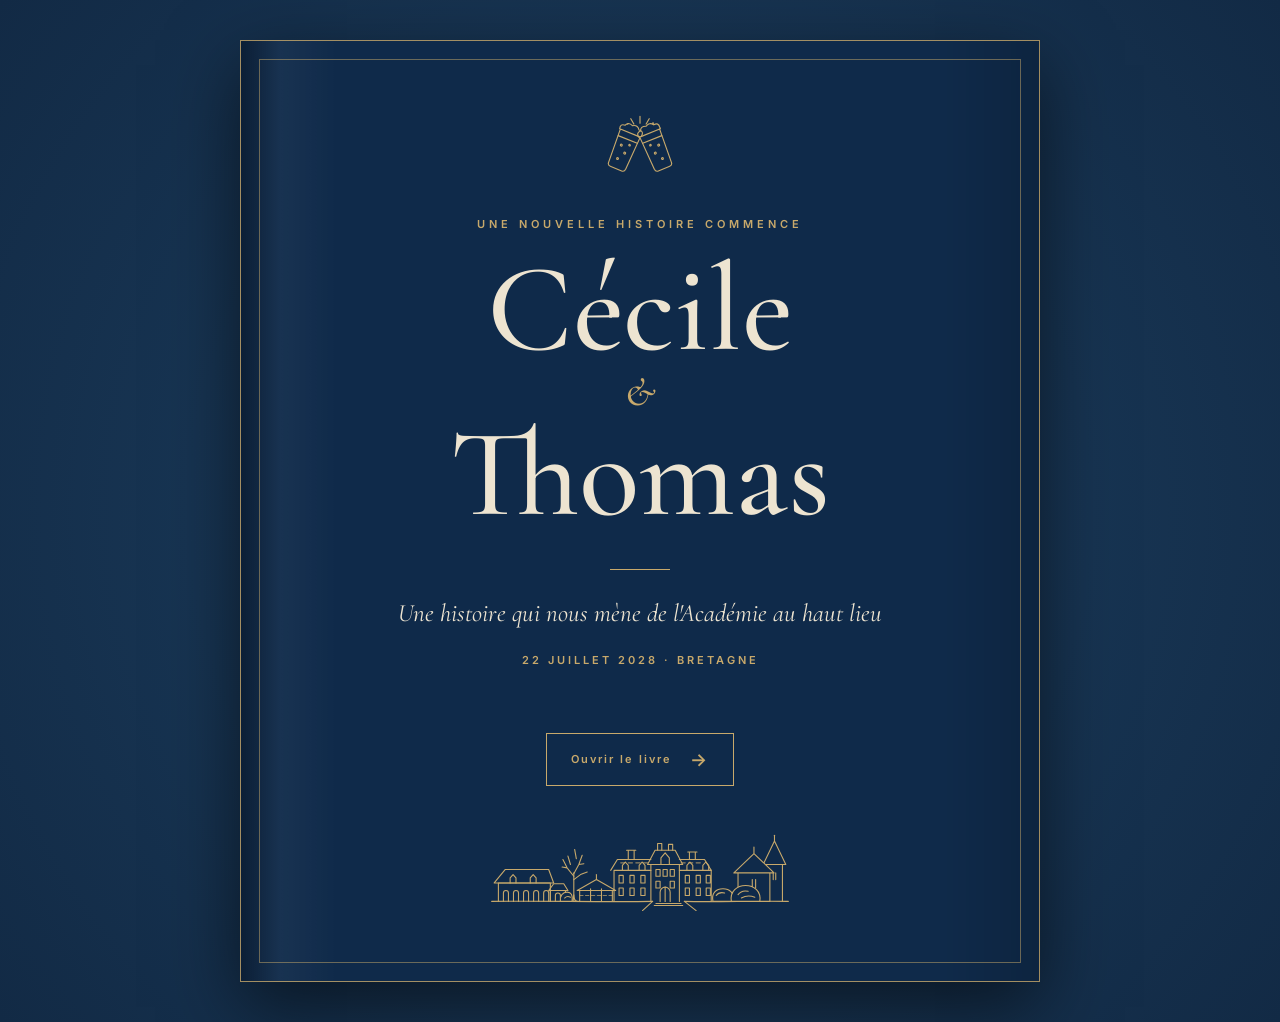
<file: index.html>
<!DOCTYPE html>
<html lang="fr">
<head>
    <meta charset="UTF-8">
    <meta name="viewport" content="width=device-width, initial-scale=1.0">

    <title>Cécile &amp; Thomas</title>

    <link rel="preconnect" href="https://fonts.googleapis.com">
    <link rel="preconnect" href="https://fonts.gstatic.com" crossorigin>

    <link
        href="https://fonts.googleapis.com/css2?family=Cormorant+Garamond:wght@400;500;600&family=Inter:wght@400;500;600&family=Press+Start+2P&display=swap"
        rel="stylesheet"
    >

    <link rel="stylesheet" href="style.css">
</head>

<body>

    <main class="book">

        <header class="cover">

            <div class="cover-decoration top" aria-hidden="true">
                <svg class="cover-beers" viewBox="0 0 120 80" fill="none" stroke="currentColor" stroke-width="1.5" stroke-linecap="round" stroke-linejoin="round">
                    <!-- éclaboussures -->
                    <path d="M60 16V7M52 17L48 10M68 17L72 10"/>
                    <circle cx="44" cy="17" r="1" fill="currentColor" stroke="none"/>
                    <circle cx="77" cy="16" r="1.2" fill="currentColor" stroke="none"/>
                    <!-- pinte de gauche -->
                    <g transform="translate(38 52) rotate(22)">
                        <path d="M-14 -25 L14 -25 L12 21 Q11.7 25 8 25 H-8 Q-11.7 25 -12 21 Z" fill="#0f2a4a"/>
                        <path d="M-15 -25 Q-17 -32 -10 -32 Q-8 -38 -1 -35 Q5 -39 9 -33 Q16 -34 15 -27 Q16 -25 14 -25"/>
                        <path d="M-13.4 -16 H13.4"/>
                        <circle cx="-5" cy="-6" r="1.2"/>
                        <circle cx="3" cy="2" r="1.2"/>
                        <circle cx="-3" cy="12" r="1.2"/>
                        <circle cx="5" cy="-10" r="1"/>
                    </g>
                    <!-- pinte de droite -->
                    <g transform="translate(82 52) rotate(-22)">
                        <path d="M-14 -25 L14 -25 L12 21 Q11.7 25 8 25 H-8 Q-11.7 25 -12 21 Z" fill="#0f2a4a"/>
                        <path d="M-15 -25 Q-17 -32 -10 -32 Q-8 -38 -1 -35 Q5 -39 9 -33 Q16 -34 15 -27 Q16 -25 14 -25"/>
                        <path d="M-13.4 -16 H13.4"/>
                        <circle cx="5" cy="-6" r="1.2"/>
                        <circle cx="-3" cy="2" r="1.2"/>
                        <circle cx="3" cy="12" r="1.2"/>
                        <circle cx="-5" cy="-10" r="1"/>
                    </g>
                </svg>
            </div>

            <p class="eyebrow">UNE NOUVELLE HISTOIRE COMMENCE</p>

            <h1>
                Cécile
                <span>&amp;</span>
                Thomas
            </h1>

            <div class="ornament" aria-hidden="true">
                <span></span>
            </div>

            <p class="subtitle">
                Une histoire qui nous mène de l'Académie au haut lieu
            </p>

            <p class="date">
                22 JUILLET 2028 · BRETAGNE
            </p>

            <button id="openBook" class="primary-button">
                Ouvrir le livre
                <span>→</span>
            </button>

            <div class="cover-decoration bottom" aria-hidden="true">
                <svg class="cover-manor" viewBox="0 0 358 96" fill="none" stroke="currentColor" stroke-width="1.3" stroke-linecap="round" stroke-linejoin="round">
                    <!-- sol, avec l'allée en gravier au centre -->
                    <path d="M2 84 C60 83 130 85 194 84"/>
                    <path d="M232 84 C272 85 320 83 356 84"/>
                    <path d="M194 84 L182 95 M232 84 L246 95"/>
                    <path d="M198 86.5 H228 M196 89 H230"/>

                    <!-- bâtiment allongé à gauche : grand toit d'ardoise, lucarnes, arcades éclairées -->
                    <path d="M10 84 V62 H72 V84"/>
                    <path d="M5 62 L18 46 H70 L76 62 Z"/>
                    <path d="M24 62 V56 L27.5 52 L31 56 V62 M48 62 V56 L51.5 52 L55 56 V62"/>
                    <path d="M16 84 V74 A3 3 0 0 1 22 74 V84 M28 84 V74 A3 3 0 0 1 34 74 V84 M40 84 V74 A3 3 0 0 1 46 74 V84 M52 84 V74 A3 3 0 0 1 58 74 V84 M64 84 V74 A3 3 0 0 1 70 74 V84"/>
                    <!-- petite annexe plus basse -->
                    <path d="M72 84 V71 H90 V84"/>
                    <path d="M70 71 L76 63 H88 L93 71 Z"/>
                    <path d="M78 84 V77 A3 3 0 0 1 84 77 V84"/>

                    <!-- grand arbre nu derrière -->
                    <path d="M100 84 V50"/>
                    <path d="M96 84 C99 83 100 80 100 76 M104 84 C101 83 100 80 100 76"/>
                    <path d="M100 54 L92 44 L87 34 M92 44 L86 43 M100 51 L106 40 L110 29 M106 40 L112 39 M100 58 L108 52 L116 49 M96 40 L93 30 M103 33 L101 22"/>

                    <!-- véranda à toile blanche contre l'aile gauche -->
                    <path d="M107 84 V71 M120 84 V69 M133 84 V69 M146 84 V71"/>
                    <path d="M104 71 L127 58 L150 71 Z"/>
                    <path d="M127 58 V52"/>
                    <path d="M107 77 H146" stroke-dasharray="4 3" opacity="0.7"/>

                    <!-- château : ailes -->
                    <path d="M148 84 V47 H192 M226 47 H264 V84"/>
                    <path d="M144 47 L152 34 H192 M226 34 H256 L264 47"/>
                    <path d="M156 38 H190 M228 38 H252" stroke-dasharray="5 4" opacity="0.7"/>
                    <!-- lucarnes des ailes -->
                    <path d="M158 47 V41 L161.5 37 L165 41 V47 M178 47 V41 L181.5 37 L185 41 V47"/>
                    <path d="M235 47 V41 L238.5 37 L242 41 V47 M254 47 V41 L257.5 37 L261 41 V47"/>
                    <!-- cheminées -->
                    <path d="M165 34 V23 H172 V34 M163 23 H174"/>
                    <path d="M238 34 V25 H245 V34 M236 25 H247"/>
                    <!-- pavillon central -->
                    <path d="M192 84 V40 H226 V84"/>
                    <path d="M188 40 L197 23 H221 L230 40 Z"/>
                    <path d="M204 40 V32 L209 26 L214 32 V40"/>
                    <path d="M200 23 V15 H205 V23 M213 23 V16 H218 V23"/>
                    <!-- fenêtres des ailes -->
                    <path d="M154 53 H159 V62 H154 Z M167 53 H172 V62 H167 Z M180 53 H185 V62 H180 Z"/>
                    <path d="M154 68 H159 V77 H154 Z M167 68 H172 V77 H167 Z M180 68 H185 V77 H180 Z"/>
                    <path d="M233 53 H238 V62 H233 Z M246 53 H251 V62 H246 Z M258 53 H263 V62 H258 Z"/>
                    <path d="M233 68 H238 V77 H233 Z M246 68 H251 V77 H246 Z M258 68 H263 V77 H258 Z"/>
                    <!-- fenêtres et porte du pavillon -->
                    <path d="M198 46 H203 V54 H198 Z M215 46 H220 V54 H215 Z M206.5 46 H211.5 V54 H206.5 Z"/>
                    <path d="M198 60 H203 V68 H198 Z M215 60 H220 V68 H215 Z"/>
                    <path d="M203 84 V73 A6 6 0 0 1 215 73 V84"/>
                    <path d="M209 67 V84"/>

                    <!-- tour étroite et haute, derrière -->
                    <path d="M330 84 V40 H349 V84"/>
                    <path d="M326 40 L339.5 12 L353 40 Z"/>
                    <path d="M339.5 12 V5"/>
                    <path d="M338 50 V58 M341 50 V58"/>

                    <!-- tour ronde, devant -->
                    <path d="M296 84 V50 H334 V84 Z M291 50 L315 27 L339 50 Z M315 27 V19" fill="#0f2a4a"/>
                    <path d="M313 58 V68 M317 58 V68"/>

                    <!-- buis taillés en boule -->
                    <path d="M84 84 C83 77 87 73 92 73 C97 73 99 77 98 84 Z" fill="#0f2a4a"/>
                    <path d="M89 80 C91 78 94 78 96 79"/>
                    <path d="M266 84 C264 74 270 69 278 69 C286 69 292 74 290 84 Z" fill="#0f2a4a"/>
                    <path d="M288 84 C286 72 295 65 305 65 C315 65 324 72 322 84 Z" fill="#0f2a4a"/>
                    <path d="M296 76 C299 72 304 71 308 72 M300 80 C305 77 311 77 316 79"/>
                    <path d="M270 77 C272 74 276 73 280 74"/>
                </svg>
            </div>

        </header>


        <section id="contents" class="contents hidden">

            <div class="section-heading">
                <span>TABLE DES MATIÈRES</span>
                <div></div>
            </div>

            <div class="chapters">

                <a href="histoire.html" class="chapter">
                    <span class="chapter-number">I</span>

                    <div>
                        <h2>Notre histoire</h2>
                        <p>Les premiers chapitres de notre aventure.</p>
                    </div>

                    <span class="chapter-arrow">→</span>
                </a>

                <a href="mariage.html" class="chapter">
                    <span class="chapter-number">II</span>

                    <div>
                        <h2>Le mariage</h2>
                        <p>Tout ce qu'il faut savoir pour le grand jour.</p>
                    </div>

                    <span class="chapter-arrow">→</span>
                </a>

                <a href="lieu.html" class="chapter">
                    <span class="chapter-number">III</span>

                    <div>
                        <h2>Le domaine</h2>
                        <p>Découvrez le lieu où notre histoire continue.</p>
                    </div>

                    <span class="chapter-arrow">→</span>
                </a>

                <a href="infos.html" class="chapter">
                    <span class="chapter-number">IV</span>

                    <div>
                        <h2>Informations pratiques</h2>
                        <p>Transport, hébergement et foire aux questions.</p>
                    </div>

                    <span class="chapter-arrow">→</span>
                </a>

            </div>


            <div class="title-screen">

                <svg class="title-scene" viewBox="0 0 96 44" preserveAspectRatio="xMidYMid meet" shape-rendering="crispEdges" role="img" aria-label="Un chemin de nuit mène à une tour dont la porte est éclairée"><style>.title-scene .c0{fill:#06121f}.title-scene .c1{fill:#091b30}.title-scene .c2{fill:#0b1d33}.title-scene .c3{fill:#0c2139}.title-scene .c4{fill:#0f2a4a}.title-scene .c5{fill:#14355a}.title-scene .c6{fill:#1d3d62}.title-scene .c7{fill:#2a4b73}.title-scene .c8{fill:#2b1d12}.title-scene .c9{fill:#315a72}.title-scene .c10{fill:#3a2f22}.title-scene .c11{fill:#4a3b25}.title-scene .c12{fill:#7d4f2a}.title-scene .c13{fill:#8a1f2b}.title-scene .c14{fill:#8a6d3b}.title-scene .c15{fill:#c8a96b}.title-scene .c16{fill:#f3ecdd}</style><path class="c0" d="M5 30h1v1h-1zM7 30h1v1h-1zM1 31h1v1h-1zM3 31h5v1h-5zM9 31h1v1h-1zM11 31h1v1h-1zM25 31h1v1h-1zM27 31h1v1h-1zM57 31h1v1h-1zM59 31h1v1h-1zM61 31h1v1h-1zM63 31h1v1h-1zM77 31h1v1h-1zM79 31h1v1h-1zM81 31h1v1h-1zM83 31h1v1h-1zM1 32h11v1h-11zM13 32h1v1h-1zM15 32h1v1h-1zM19 32h1v1h-1zM21 32h1v1h-1zM23 32h1v1h-1zM25 32h3v1h-3zM29 32h1v1h-1zM55 32h1v1h-1zM57 32h7v1h-7zM65 32h1v1h-1zM67 32h1v1h-1zM69 32h1v1h-1zM71 32h1v1h-1zM73 32h1v1h-1zM75 32h11v1h-11zM0 33h16v1h-16zM17 33h1v1h-1zM19 33h13v1h-13zM33 33h1v1h-1zM55 33h15v1h-15zM71 33h17v1h-17zM89 33h1v1h-1zM0 34h36v1h-36zM54 34h36v1h-36zM0 35h30v1h-30zM32 35h2v1h-2zM37 35h1v1h-1zM54 35h38v1h-38zM0 36h30v1h-30zM32 36h2v1h-2zM36 36h2v1h-2zM39 36h1v1h-1zM53 36h41v1h-41zM0 37h30v1h-30zM32 37h2v1h-2zM36 37h4v1h-4zM41 37h1v1h-1zM53 37h41v1h-41zM95 37h1v1h-1zM0 38h30v1h-30zM32 38h2v1h-2zM36 38h4v1h-4zM56 38h40v1h-40zM0 39h30v1h-30zM32 39h2v1h-2zM36 39h1v1h-1zM59 39h37v1h-37zM0 40h30v1h-30zM32 40h2v1h-2zM62 40h34v1h-34zM0 41h30v1h-30zM31 41h1v1h-1zM35 41h1v1h-1zM65 41h31v1h-31zM0 42h28v1h-28zM68 42h28v1h-28zM0 43h25v1h-25zM71 43h25v1h-25z"/><path class="c1" d="M0 0h96v1h-96zM0 1h96v1h-96zM0 2h22v1h-22zM23 2h73v1h-73zM0 3h5v1h-5zM6 3h34v1h-34zM41 3h16v1h-16zM58 3h24v1h-24zM83 3h7v1h-7zM91 3h5v1h-5zM0 4h39v1h-39zM42 4h40v1h-40zM85 4h11v1h-11zM0 5h40v1h-40zM41 5h33v1h-33zM75 5h8v1h-8zM85 5h11v1h-11zM0 6h83v1h-83zM86 6h10v1h-10zM1 7h1v1h-1zM3 7h1v1h-1zM5 7h1v1h-1zM7 7h1v1h-1zM9 7h1v1h-1zM11 7h1v1h-1zM13 7h1v1h-1zM15 7h1v1h-1zM17 7h1v1h-1zM19 7h1v1h-1zM21 7h1v1h-1zM23 7h1v1h-1zM25 7h1v1h-1zM27 7h1v1h-1zM29 7h1v1h-1zM31 7h1v1h-1zM33 7h1v1h-1zM35 7h1v1h-1zM37 7h1v1h-1zM39 7h1v1h-1zM41 7h1v1h-1zM43 7h1v1h-1zM45 7h1v1h-1zM47 7h1v1h-1zM49 7h1v1h-1zM51 7h1v1h-1zM53 7h1v1h-1zM55 7h1v1h-1zM57 7h1v1h-1zM59 7h1v1h-1zM61 7h1v1h-1zM63 7h1v1h-1zM65 7h1v1h-1zM67 7h1v1h-1zM69 7h1v1h-1zM71 7h1v1h-1zM73 7h1v1h-1zM75 7h1v1h-1zM77 7h1v1h-1zM79 7h1v1h-1zM81 7h1v1h-1zM85 7h1v1h-1zM87 7h1v1h-1zM89 7h1v1h-1zM91 7h1v1h-1zM93 7h1v1h-1zM95 7h1v1h-1z"/><path class="c2" d="M42 14h2v1h-2zM45 14h2v1h-2zM48 14h2v1h-2zM51 14h2v1h-2zM42 15h2v1h-2zM45 15h2v1h-2zM48 15h2v1h-2zM51 15h2v1h-2zM43 16h11v1h-11zM43 17h11v1h-11zM43 18h11v1h-11zM43 19h11v1h-11zM43 20h4v1h-4zM49 20h5v1h-5zM43 21h4v1h-4zM49 21h5v1h-5zM43 22h4v1h-4zM49 22h5v1h-5zM43 23h4v1h-4zM49 23h5v1h-5zM43 24h11v1h-11zM43 25h11v1h-11zM43 26h11v1h-11zM43 27h3v1h-3zM50 27h4v1h-4zM43 28h3v1h-3zM50 28h4v1h-4zM43 29h2v1h-2zM51 29h3v1h-3zM4 30h1v1h-1zM6 30h1v1h-1zM43 30h2v1h-2zM51 30h3v1h-3zM2 31h1v1h-1zM8 31h1v1h-1zM10 31h1v1h-1zM26 31h1v1h-1zM43 31h2v1h-2zM51 31h3v1h-3zM58 31h1v1h-1zM60 31h1v1h-1zM62 31h1v1h-1zM76 31h1v1h-1zM78 31h1v1h-1zM80 31h1v1h-1zM82 31h1v1h-1zM84 31h1v1h-1zM0 32h1v1h-1zM12 32h1v1h-1zM14 32h1v1h-1zM20 32h1v1h-1zM22 32h1v1h-1zM24 32h1v1h-1zM28 32h1v1h-1zM30 32h1v1h-1zM43 32h2v1h-2zM51 32h3v1h-3zM56 32h1v1h-1zM64 32h1v1h-1zM66 32h1v1h-1zM68 32h1v1h-1zM72 32h1v1h-1zM74 32h1v1h-1zM86 32h1v1h-1zM16 33h1v1h-1zM18 33h1v1h-1zM32 33h1v1h-1zM34 33h1v1h-1zM43 33h2v1h-2zM51 33h4v1h-4zM70 33h1v1h-1zM88 33h1v1h-1zM43 34h2v1h-2zM51 34h3v1h-3zM90 34h1v1h-1zM36 35h1v1h-1zM43 35h2v1h-2zM51 35h3v1h-3zM92 35h1v1h-1zM38 36h1v1h-1zM40 37h1v1h-1zM42 37h1v1h-1zM94 37h1v1h-1z"/><path class="c3" d="M0 7h1v1h-1zM2 7h1v1h-1zM4 7h1v1h-1zM6 7h1v1h-1zM8 7h1v1h-1zM10 7h1v1h-1zM12 7h1v1h-1zM16 7h1v1h-1zM18 7h1v1h-1zM20 7h1v1h-1zM22 7h1v1h-1zM24 7h1v1h-1zM26 7h1v1h-1zM28 7h1v1h-1zM30 7h1v1h-1zM32 7h1v1h-1zM34 7h1v1h-1zM36 7h1v1h-1zM38 7h1v1h-1zM40 7h1v1h-1zM42 7h1v1h-1zM44 7h1v1h-1zM46 7h1v1h-1zM48 7h1v1h-1zM50 7h1v1h-1zM52 7h1v1h-1zM54 7h1v1h-1zM56 7h1v1h-1zM58 7h1v1h-1zM60 7h1v1h-1zM62 7h1v1h-1zM64 7h1v1h-1zM66 7h1v1h-1zM68 7h1v1h-1zM70 7h1v1h-1zM72 7h1v1h-1zM74 7h1v1h-1zM76 7h1v1h-1zM78 7h1v1h-1zM80 7h1v1h-1zM82 7h1v1h-1zM86 7h1v1h-1zM88 7h1v1h-1zM90 7h1v1h-1zM92 7h1v1h-1zM94 7h1v1h-1zM0 8h13v1h-13zM16 8h36v1h-36zM53 8h13v1h-13zM67 8h16v1h-16zM85 8h11v1h-11zM0 9h14v1h-14zM15 9h50v1h-50zM68 9h14v1h-14zM83 9h13v1h-13zM0 10h31v1h-31zM32 10h34v1h-34zM67 10h29v1h-29zM0 11h96v1h-96zM0 12h83v1h-83zM84 12h12v1h-12zM0 13h48v1h-48zM49 13h47v1h-47zM0 14h42v1h-42zM44 14h1v1h-1zM47 14h1v1h-1zM50 14h1v1h-1zM53 14h43v1h-43zM1 15h1v1h-1zM3 15h1v1h-1zM5 15h1v1h-1zM7 15h1v1h-1zM9 15h1v1h-1zM11 15h1v1h-1zM13 15h1v1h-1zM15 15h1v1h-1zM17 15h1v1h-1zM19 15h1v1h-1zM21 15h1v1h-1zM23 15h1v1h-1zM25 15h1v1h-1zM27 15h1v1h-1zM29 15h1v1h-1zM31 15h1v1h-1zM33 15h1v1h-1zM35 15h1v1h-1zM37 15h1v1h-1zM39 15h1v1h-1zM41 15h1v1h-1zM47 15h1v1h-1zM53 15h1v1h-1zM55 15h1v1h-1zM57 15h1v1h-1zM59 15h1v1h-1zM61 15h1v1h-1zM63 15h1v1h-1zM65 15h1v1h-1zM67 15h1v1h-1zM69 15h1v1h-1zM71 15h1v1h-1zM73 15h1v1h-1zM75 15h1v1h-1zM77 15h1v1h-1zM79 15h1v1h-1zM81 15h1v1h-1zM83 15h1v1h-1zM85 15h1v1h-1zM87 15h1v1h-1zM89 15h1v1h-1zM91 15h1v1h-1zM93 15h1v1h-1zM95 15h1v1h-1z"/><path class="c4" d="M0 15h1v1h-1zM2 15h1v1h-1zM4 15h1v1h-1zM6 15h1v1h-1zM8 15h1v1h-1zM10 15h1v1h-1zM12 15h1v1h-1zM14 15h1v1h-1zM16 15h1v1h-1zM18 15h1v1h-1zM20 15h1v1h-1zM22 15h1v1h-1zM24 15h1v1h-1zM26 15h1v1h-1zM28 15h1v1h-1zM30 15h1v1h-1zM32 15h1v1h-1zM34 15h1v1h-1zM36 15h1v1h-1zM38 15h1v1h-1zM40 15h1v1h-1zM44 15h1v1h-1zM50 15h1v1h-1zM54 15h1v1h-1zM56 15h1v1h-1zM58 15h1v1h-1zM60 15h1v1h-1zM62 15h1v1h-1zM64 15h1v1h-1zM66 15h1v1h-1zM68 15h1v1h-1zM70 15h1v1h-1zM72 15h1v1h-1zM74 15h1v1h-1zM76 15h1v1h-1zM78 15h1v1h-1zM80 15h1v1h-1zM82 15h1v1h-1zM84 15h1v1h-1zM86 15h1v1h-1zM88 15h1v1h-1zM90 15h1v1h-1zM92 15h1v1h-1zM94 15h1v1h-1zM0 16h10v1h-10zM11 16h31v1h-31zM54 16h42v1h-42zM0 17h42v1h-42zM54 17h8v1h-8zM63 17h33v1h-33zM0 18h27v1h-27zM28 18h14v1h-14zM54 18h42v1h-42zM0 19h42v1h-42zM54 19h24v1h-24zM79 19h17v1h-17zM0 20h42v1h-42zM54 20h42v1h-42zM0 21h36v1h-36zM37 21h5v1h-5zM54 21h42v1h-42zM0 22h42v1h-42zM54 22h34v1h-34zM89 22h7v1h-7zM1 23h1v1h-1zM3 23h1v1h-1zM5 23h1v1h-1zM7 23h1v1h-1zM9 23h1v1h-1zM11 23h1v1h-1zM13 23h1v1h-1zM15 23h1v1h-1zM17 23h1v1h-1zM19 23h1v1h-1zM21 23h1v1h-1zM23 23h1v1h-1zM25 23h1v1h-1zM27 23h1v1h-1zM29 23h1v1h-1zM31 23h1v1h-1zM33 23h1v1h-1zM35 23h1v1h-1zM37 23h1v1h-1zM39 23h1v1h-1zM41 23h1v1h-1zM55 23h1v1h-1zM57 23h1v1h-1zM59 23h1v1h-1zM61 23h1v1h-1zM63 23h1v1h-1zM65 23h1v1h-1zM67 23h1v1h-1zM69 23h1v1h-1zM71 23h1v1h-1zM73 23h1v1h-1zM75 23h1v1h-1zM77 23h1v1h-1zM79 23h1v1h-1zM81 23h1v1h-1zM83 23h1v1h-1zM85 23h1v1h-1zM87 23h1v1h-1zM89 23h1v1h-1zM91 23h1v1h-1zM93 23h1v1h-1zM95 23h1v1h-1z"/><path class="c5" d="M0 23h1v1h-1zM2 23h1v1h-1zM4 23h1v1h-1zM6 23h1v1h-1zM8 23h1v1h-1zM10 23h1v1h-1zM12 23h1v1h-1zM14 23h1v1h-1zM16 23h1v1h-1zM18 23h1v1h-1zM20 23h1v1h-1zM22 23h1v1h-1zM24 23h1v1h-1zM26 23h1v1h-1zM28 23h1v1h-1zM30 23h1v1h-1zM32 23h1v1h-1zM34 23h1v1h-1zM36 23h1v1h-1zM38 23h1v1h-1zM40 23h1v1h-1zM54 23h1v1h-1zM56 23h1v1h-1zM58 23h1v1h-1zM60 23h1v1h-1zM62 23h1v1h-1zM64 23h1v1h-1zM66 23h1v1h-1zM68 23h1v1h-1zM70 23h1v1h-1zM72 23h1v1h-1zM74 23h1v1h-1zM76 23h1v1h-1zM78 23h1v1h-1zM80 23h1v1h-1zM82 23h1v1h-1zM84 23h1v1h-1zM86 23h1v1h-1zM88 23h1v1h-1zM90 23h1v1h-1zM92 23h1v1h-1zM94 23h1v1h-1zM0 24h42v1h-42zM54 24h16v1h-16zM71 24h25v1h-25zM0 25h18v1h-18zM19 25h23v1h-23zM54 25h42v1h-42zM0 26h42v1h-42zM54 26h42v1h-42zM0 27h42v1h-42zM54 27h42v1h-42zM0 28h42v1h-42zM54 28h42v1h-42zM0 29h42v1h-42zM54 29h42v1h-42zM0 30h1v1h-1zM2 30h1v1h-1zM8 30h1v1h-1zM10 30h1v1h-1zM12 30h1v1h-1zM14 30h1v1h-1zM16 30h1v1h-1zM18 30h1v1h-1zM20 30h1v1h-1zM22 30h1v1h-1zM24 30h1v1h-1zM26 30h1v1h-1zM28 30h1v1h-1zM30 30h1v1h-1zM32 30h1v1h-1zM34 30h1v1h-1zM36 30h1v1h-1zM38 30h1v1h-1zM40 30h1v1h-1zM54 30h1v1h-1zM56 30h1v1h-1zM58 30h1v1h-1zM60 30h1v1h-1zM62 30h1v1h-1zM64 30h1v1h-1zM66 30h1v1h-1zM68 30h1v1h-1zM70 30h1v1h-1zM72 30h1v1h-1zM74 30h1v1h-1zM76 30h1v1h-1zM78 30h1v1h-1zM80 30h1v1h-1zM82 30h1v1h-1zM84 30h1v1h-1zM86 30h1v1h-1zM88 30h1v1h-1zM90 30h1v1h-1zM92 30h1v1h-1zM94 30h1v1h-1z"/><path class="c6" d="M42 16h1v1h-1zM42 17h1v1h-1zM42 18h1v1h-1zM42 19h1v1h-1zM42 20h1v1h-1zM42 21h1v1h-1zM42 22h1v1h-1zM42 23h1v1h-1zM42 24h1v1h-1zM42 25h1v1h-1zM42 26h1v1h-1zM42 27h1v1h-1zM42 28h1v1h-1zM42 29h1v1h-1zM1 30h1v1h-1zM3 30h1v1h-1zM9 30h1v1h-1zM11 30h1v1h-1zM13 30h1v1h-1zM15 30h1v1h-1zM17 30h1v1h-1zM19 30h1v1h-1zM21 30h1v1h-1zM23 30h1v1h-1zM25 30h1v1h-1zM27 30h1v1h-1zM29 30h1v1h-1zM31 30h1v1h-1zM33 30h1v1h-1zM35 30h1v1h-1zM37 30h1v1h-1zM39 30h1v1h-1zM41 30h2v1h-2zM55 30h1v1h-1zM57 30h1v1h-1zM59 30h1v1h-1zM61 30h1v1h-1zM63 30h1v1h-1zM65 30h1v1h-1zM67 30h1v1h-1zM69 30h1v1h-1zM71 30h1v1h-1zM73 30h1v1h-1zM75 30h1v1h-1zM77 30h1v1h-1zM79 30h1v1h-1zM81 30h1v1h-1zM83 30h1v1h-1zM85 30h1v1h-1zM87 30h1v1h-1zM89 30h1v1h-1zM91 30h1v1h-1zM93 30h1v1h-1zM95 30h1v1h-1zM0 31h1v1h-1zM12 31h13v1h-13zM28 31h15v1h-15zM54 31h3v1h-3zM64 31h12v1h-12zM85 31h11v1h-11zM16 32h3v1h-3zM31 32h12v1h-12zM54 32h1v1h-1zM70 32h1v1h-1zM87 32h9v1h-9zM35 33h8v1h-8zM90 33h6v1h-6zM36 34h7v1h-7zM91 34h5v1h-5zM38 35h5v1h-5zM93 35h3v1h-3zM40 36h1v1h-1zM42 36h1v1h-1zM94 36h1v1h-1z"/><path class="c7" d="M41 36h1v1h-1zM95 36h1v1h-1z"/><path class="c8" d="M34 35h2v1h-2z"/><path class="c9" d="M30 38h2v1h-2zM30 39h2v1h-2zM30 40h2v1h-2zM30 41h1v1h-1z"/><path class="c10" d="M47 36h1v1h-1zM49 36h1v1h-1zM44 37h1v1h-1zM46 37h1v1h-1zM48 37h1v1h-1zM50 37h1v1h-1zM52 37h1v1h-1zM41 38h1v1h-1zM43 38h1v1h-1zM45 38h1v1h-1zM47 38h1v1h-1zM49 38h1v1h-1zM51 38h1v1h-1zM53 38h1v1h-1zM55 38h1v1h-1zM38 39h1v1h-1zM40 39h1v1h-1zM42 39h1v1h-1zM44 39h1v1h-1zM46 39h1v1h-1zM48 39h1v1h-1zM50 39h1v1h-1zM52 39h1v1h-1zM54 39h1v1h-1zM56 39h1v1h-1zM58 39h1v1h-1zM37 40h1v1h-1zM39 40h1v1h-1zM41 40h1v1h-1zM43 40h1v1h-1zM45 40h1v1h-1zM47 40h1v1h-1zM49 40h1v1h-1zM51 40h1v1h-1zM53 40h1v1h-1zM55 40h1v1h-1zM57 40h1v1h-1zM59 40h1v1h-1zM61 40h1v1h-1zM32 41h1v1h-1zM36 41h1v1h-1zM38 41h1v1h-1zM40 41h1v1h-1zM42 41h1v1h-1zM44 41h1v1h-1zM46 41h1v1h-1zM48 41h1v1h-1zM50 41h1v1h-1zM52 41h1v1h-1zM54 41h1v1h-1zM56 41h1v1h-1zM58 41h1v1h-1zM60 41h1v1h-1zM62 41h1v1h-1zM64 41h1v1h-1zM29 42h1v1h-1zM31 42h1v1h-1zM33 42h1v1h-1zM35 42h1v1h-1zM37 42h1v1h-1zM39 42h1v1h-1zM41 42h1v1h-1zM43 42h1v1h-1zM45 42h1v1h-1zM47 42h1v1h-1zM49 42h1v1h-1zM51 42h1v1h-1zM53 42h1v1h-1zM55 42h1v1h-1zM57 42h1v1h-1zM59 42h1v1h-1zM61 42h1v1h-1zM63 42h1v1h-1zM65 42h1v1h-1zM67 42h1v1h-1zM26 43h1v1h-1zM28 43h1v1h-1zM30 43h1v1h-1zM32 43h1v1h-1zM34 43h1v1h-1zM36 43h1v1h-1zM38 43h1v1h-1zM40 43h1v1h-1zM42 43h1v1h-1zM44 43h1v1h-1zM46 43h1v1h-1zM48 43h1v1h-1zM50 43h1v1h-1zM52 43h1v1h-1zM54 43h1v1h-1zM56 43h1v1h-1zM58 43h1v1h-1zM60 43h1v1h-1zM62 43h1v1h-1zM64 43h1v1h-1zM66 43h1v1h-1zM68 43h1v1h-1zM70 43h1v1h-1z"/><path class="c11" d="M43 36h1v1h-1zM46 36h1v1h-1zM48 36h1v1h-1zM52 36h1v1h-1zM43 37h1v1h-1zM45 37h1v1h-1zM47 37h1v1h-1zM49 37h1v1h-1zM51 37h1v1h-1zM40 38h1v1h-1zM42 38h1v1h-1zM44 38h1v1h-1zM46 38h1v1h-1zM48 38h1v1h-1zM50 38h1v1h-1zM52 38h1v1h-1zM54 38h1v1h-1zM37 39h1v1h-1zM39 39h1v1h-1zM41 39h1v1h-1zM43 39h1v1h-1zM45 39h1v1h-1zM47 39h1v1h-1zM49 39h1v1h-1zM51 39h1v1h-1zM53 39h1v1h-1zM55 39h1v1h-1zM57 39h1v1h-1zM36 40h1v1h-1zM38 40h1v1h-1zM40 40h1v1h-1zM42 40h1v1h-1zM44 40h1v1h-1zM46 40h1v1h-1zM48 40h1v1h-1zM50 40h1v1h-1zM52 40h1v1h-1zM54 40h1v1h-1zM56 40h1v1h-1zM58 40h1v1h-1zM60 40h1v1h-1zM33 41h1v1h-1zM37 41h1v1h-1zM39 41h1v1h-1zM41 41h1v1h-1zM43 41h1v1h-1zM45 41h1v1h-1zM47 41h1v1h-1zM49 41h1v1h-1zM51 41h1v1h-1zM53 41h1v1h-1zM55 41h1v1h-1zM57 41h1v1h-1zM59 41h1v1h-1zM61 41h1v1h-1zM63 41h1v1h-1zM28 42h1v1h-1zM30 42h1v1h-1zM32 42h1v1h-1zM34 42h1v1h-1zM36 42h1v1h-1zM38 42h1v1h-1zM40 42h1v1h-1zM42 42h1v1h-1zM44 42h1v1h-1zM46 42h1v1h-1zM48 42h1v1h-1zM50 42h1v1h-1zM52 42h1v1h-1zM54 42h1v1h-1zM56 42h1v1h-1zM58 42h1v1h-1zM60 42h1v1h-1zM62 42h1v1h-1zM64 42h1v1h-1zM66 42h1v1h-1zM25 43h1v1h-1zM27 43h1v1h-1zM29 43h1v1h-1zM31 43h1v1h-1zM33 43h1v1h-1zM35 43h1v1h-1zM37 43h1v1h-1zM39 43h1v1h-1zM41 43h1v1h-1zM43 43h1v1h-1zM45 43h1v1h-1zM47 43h1v1h-1zM49 43h1v1h-1zM51 43h1v1h-1zM53 43h1v1h-1zM55 43h1v1h-1zM57 43h1v1h-1zM59 43h1v1h-1zM61 43h1v1h-1zM63 43h1v1h-1zM65 43h1v1h-1zM67 43h1v1h-1zM69 43h1v1h-1z"/><path class="c12" d="M30 35h2v1h-2z"/><path class="c13" d="M34 38h2v1h-2zM34 39h2v1h-2zM34 40h2v1h-2zM34 41h1v1h-1z"/><path class="c14" d="M44 36h2v1h-2zM50 36h2v1h-2z"/><path class="c15" d="M5 3h1v1h-1zM40 3h1v1h-1zM57 3h1v1h-1zM39 4h1v1h-1zM41 4h1v1h-1zM40 5h1v1h-1zM14 7h1v1h-1zM13 8h1v1h-1zM15 8h1v1h-1zM66 8h1v1h-1zM14 9h1v1h-1zM65 9h1v1h-1zM67 9h1v1h-1zM31 10h1v1h-1zM66 10h1v1h-1zM83 12h1v1h-1zM27 18h1v1h-1zM47 20h2v1h-2zM36 21h1v1h-1zM47 21h2v1h-2zM47 22h2v1h-2zM47 23h2v1h-2zM70 24h1v1h-1zM46 27h4v1h-4zM46 28h4v1h-4zM45 29h6v1h-6zM45 30h6v1h-6zM45 31h6v1h-6zM45 32h6v1h-6zM45 33h6v1h-6zM45 34h6v1h-6zM45 35h6v1h-6z"/><path class="c16" d="M22 2h1v1h-1zM82 3h1v1h-1zM90 3h1v1h-1zM40 4h1v1h-1zM82 4h3v1h-3zM74 5h1v1h-1zM83 5h2v1h-2zM83 6h3v1h-3zM83 7h2v1h-2zM14 8h1v1h-1zM52 8h1v1h-1zM83 8h2v1h-2zM66 9h1v1h-1zM82 9h1v1h-1zM48 13h1v1h-1zM10 16h1v1h-1zM62 17h1v1h-1zM78 19h1v1h-1zM88 22h1v1h-1zM18 25h1v1h-1zM30 36h2v1h-2zM34 36h2v1h-2zM30 37h2v1h-2zM34 37h2v1h-2z"/></svg>

                <div class="title-body">

                    <p class="title-logo">EXPEDITION 2028</p>

                    <p class="title-text">
                        Pour les plus aventuriers : découvrez le lieu en avant-première
                        en triomphant des énigmes de l'expédition. À vos risques et périls.
                    </p>

                    <a href="aventure.html" class="title-start">PRESS START</a>

                    <p class="title-credit">© 2028 C &amp; T</p>

                </div>

            </div>

            <p class="close-book">
                <button type="button" id="closeBook">Refermer le livre</button>
            </p>

        </section>

    </main>

    <script src="book.js" defer></script>

</body>
</html>
</file>
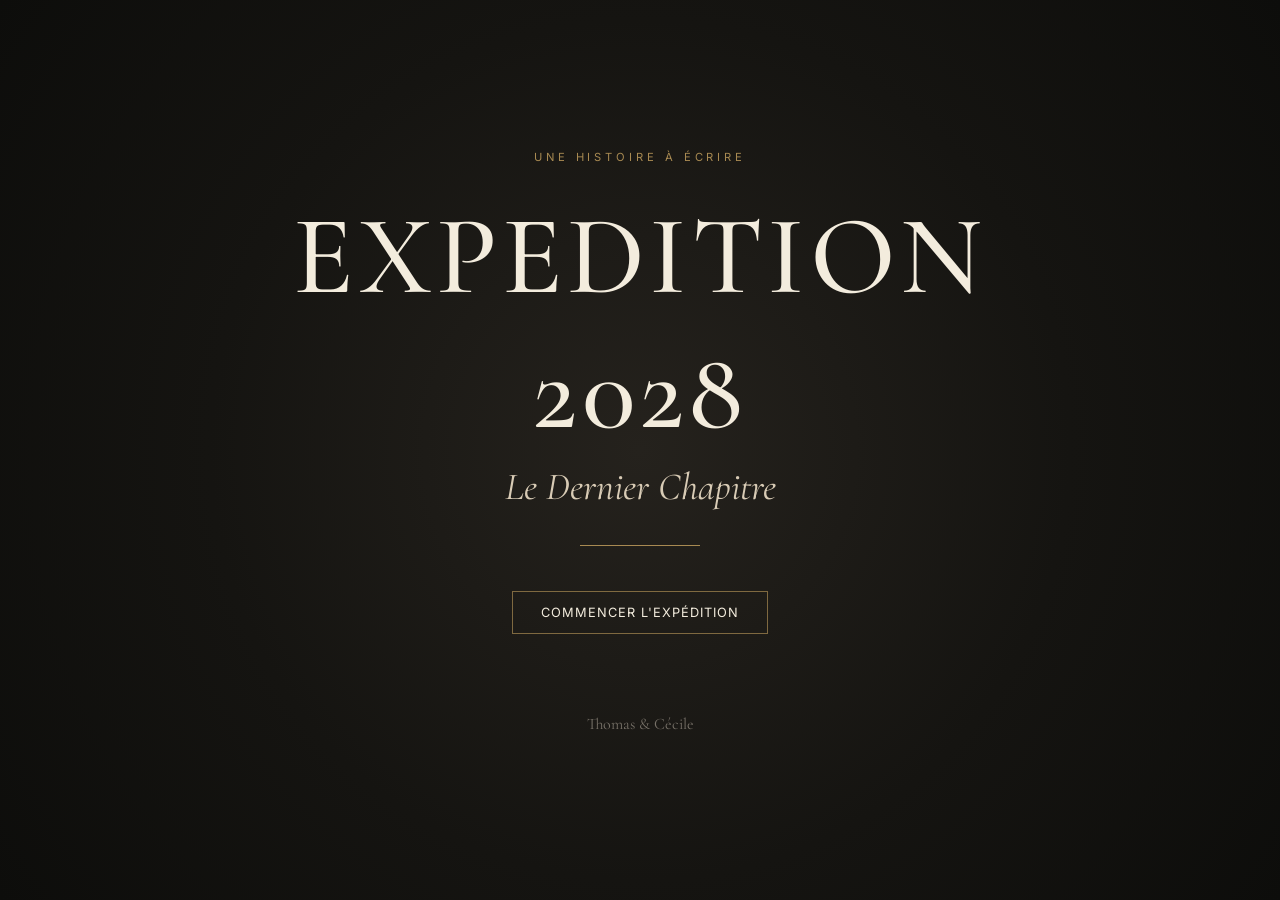
<file: aventure/index.html>
<!DOCTYPE html>
<html lang="fr">
<head>
  <meta charset="UTF-8">
  <meta name="viewport" content="width=device-width, initial-scale=1.0, maximum-scale=1.0, user-scalable=no">

  <title>Expedition 2028 — Le Dernier Chapitre</title>

  <link rel="preconnect" href="https://fonts.googleapis.com">
  <link rel="preconnect" href="https://fonts.gstatic.com" crossorigin>
  <link href="https://fonts.googleapis.com/css2?family=Cormorant+Garamond:wght@400;500;600&family=Inter:wght@400;500;600&display=swap" rel="stylesheet">

  <link rel="stylesheet" href="style.css">
</head>

<body>

<main id="game">

  <!-- =========================
       ÉCRAN TITRE
  ========================== -->

  <section id="title-screen" class="screen active">

    <div class="title-content">

      <p class="title-small">UNE HISTOIRE À ÉCRIRE</p>

      <h1>EXPEDITION 2028</h1>

      <h2>Le Dernier Chapitre</h2>

      <div class="title-line"></div>

      <button id="start-button" class="game-button">
        Commencer l'expédition
      </button>

      <p class="title-footer">
        Thomas &amp; Cécile
      </p>

    </div>

  </section>


  <!-- =========================
       PROLOGUE
  ========================== -->

  <section id="prologue-screen" class="screen">

    <div class="prologue">

      <p class="chapter-label">PROLOGUE</p>

      <h2>
        Avant que l'histoire<br>
        ne commence...
      </h2>

      <p>Certaines histoires sont écrites à l'avance.</p>
      <p>D'autres commencent par hasard.</p>

      <button id="enter-world-button" class="game-button">
        Entrer dans l'histoire
      </button>

    </div>

  </section>


  <!-- =========================
       JEU
  ========================== -->

<section id="game-screen" class="screen">

  <div class="game-container">

    <div class="game-wrapper">

      <canvas
        id="game-canvas"
        width="960"
        height="540">
      </canvas>

      <div
        id="dialogue-box"
        class="dialogue hidden">

        <div
          id="dialogue-name"
          class="dialogue-name">
        </div>

        <div
          id="dialogue-text"
          class="dialogue-text">
        </div>

        <div class="dialogue-continue">
          ▼
        </div>

      </div>

      <div
        id="interaction-hint"
        class="interaction-hint hidden">
        E — Interagir
      </div>

    </div>


    <!-- CONTRÔLES MOBILES -->

    <div id="mobile-controls">

      <div
        id="joystick"
        class="joystick">

        <div
          id="joystick-knob"
          class="joystick-knob">
        </div>

      </div>

      <button
        id="action-button"
        class="action-button"
        type="button">
        A
      </button>

    </div>


    <div class="game-help">

      <span class="desktop-help">
        ↑ ↓ ← → / ZQSD
      </span>

      <span class="desktop-help">
        E : interagir
      </span>

      <span class="mobile-help">
        Joystick : déplacer
      </span>

      <span class="mobile-help">
        A : interagir
      </span>

    </div>

  </div>

</section>

</main>

<script src="js/map.js"></script>
<script src="js/environment.js"></script>
<script src="js/player.js"></script>
<script src="js/dialogue.js"></script>
<script src="js/characters.js"></script>
<script src="js/interaction.js"></script>
<script src="js/game.js"></script>

</body>
</html>
</file>
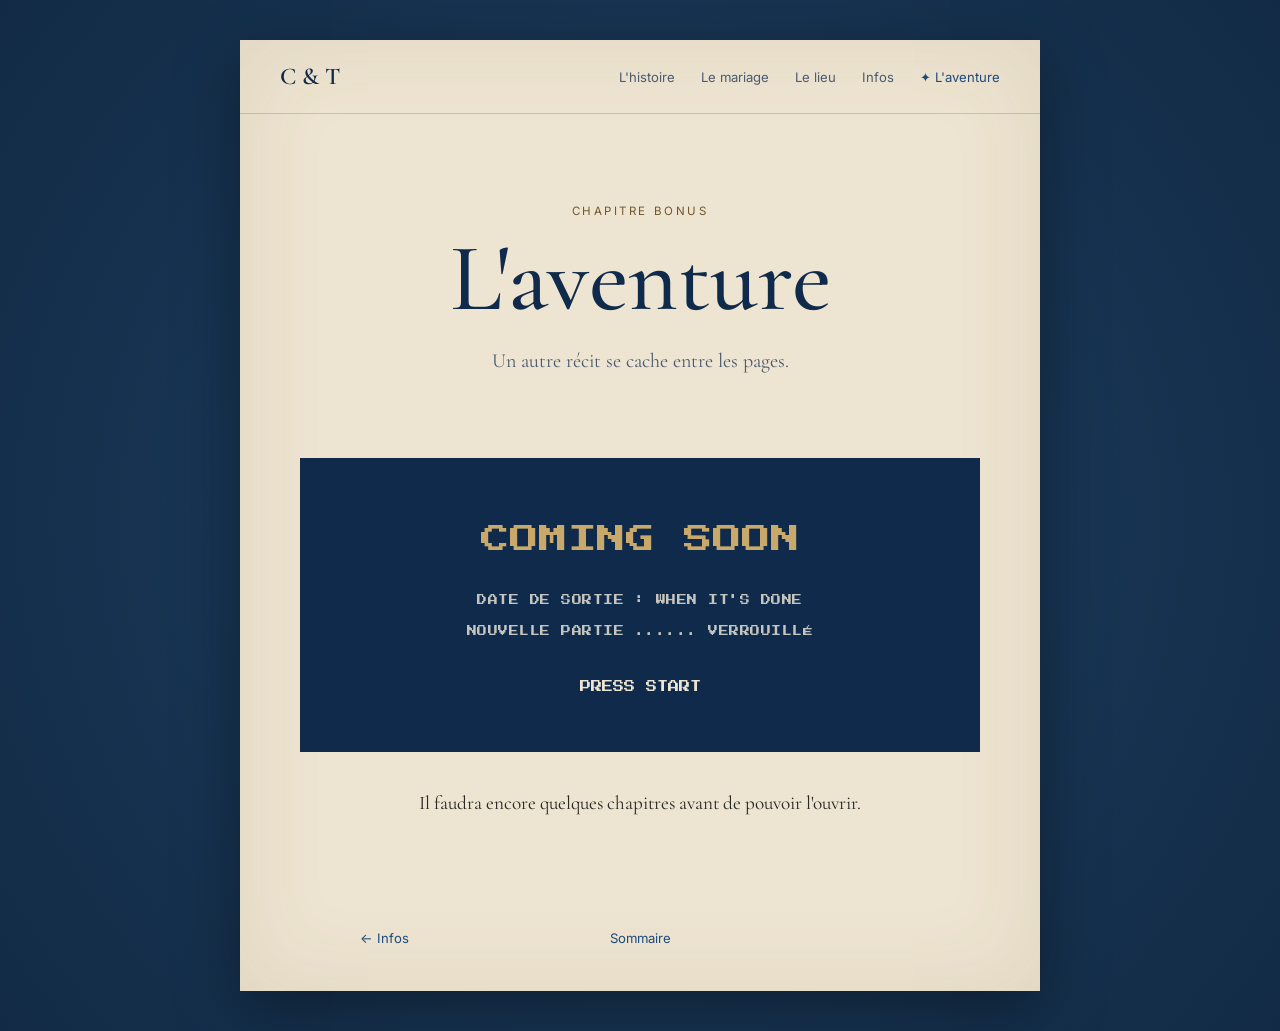
<file: aventure.html>
<!DOCTYPE html>
<html lang="fr">

<head>
    <meta charset="UTF-8">
    <meta name="viewport" content="width=device-width, initial-scale=1.0">

    <title>L'aventure — Cécile &amp; Thomas</title>

    <link rel="preconnect" href="https://fonts.googleapis.com">
    <link rel="preconnect" href="https://fonts.gstatic.com" crossorigin>

    <link
        href="https://fonts.googleapis.com/css2?family=Cormorant+Garamond:wght@400;500;600&family=Inter:wght@400;500;600&family=Press+Start+2P&display=swap"
        rel="stylesheet"
    >

    <link rel="stylesheet" href="style.css">
</head>

<body>

<main class="page">

    <!-- NAVIGATION -->

    <nav class="navigation">

        <a href="index.html" class="logo">
            C & T
        </a>

        <div class="nav-links">
            <a href="histoire.html">L'histoire</a>
            <a href="mariage.html">Le mariage</a>
            <a href="lieu.html">Le lieu</a>
            <a href="infos.html">Infos</a>
            <a href="aventure.html" class="game-link active">✦ L'aventure</a>
        </div>

    </nav>


    <!-- EN-TÊTE -->

    <header class="page-header">

        <p class="page-eyebrow">CHAPITRE BONUS</p>

        <h1>L'aventure</h1>

        <p>
            Un autre récit se cache entre les pages.
        </p>

    </header>


    <!-- ÉCRAN D'ATTENTE -->

    <section class="coming-game">

        <div class="game-screen">

            <p class="game-screen-title">COMING SOON</p>

            <p class="game-screen-line">DATE DE SORTIE : WHEN IT'S DONE</p>

            <p class="game-screen-line">NOUVELLE PARTIE ...... VERROUILLÉ</p>

            <p class="game-screen-start">PRESS START</p>

        </div>

        <p>
            Il faudra encore quelques chapitres avant de pouvoir l'ouvrir.
        </p>

    </section>


    <footer class="page-footer">

        <nav class="page-turn" aria-label="Changer de chapitre">
            <a href="infos.html" rel="prev"><span aria-hidden="true">←</span> Infos</a>
            <a href="index.html#sommaire" class="page-turn-index">Sommaire</a>
            <span></span>
        </nav>

    </footer>

</main>

<script src="book.js" defer></script>

</body>
</html>
</file>
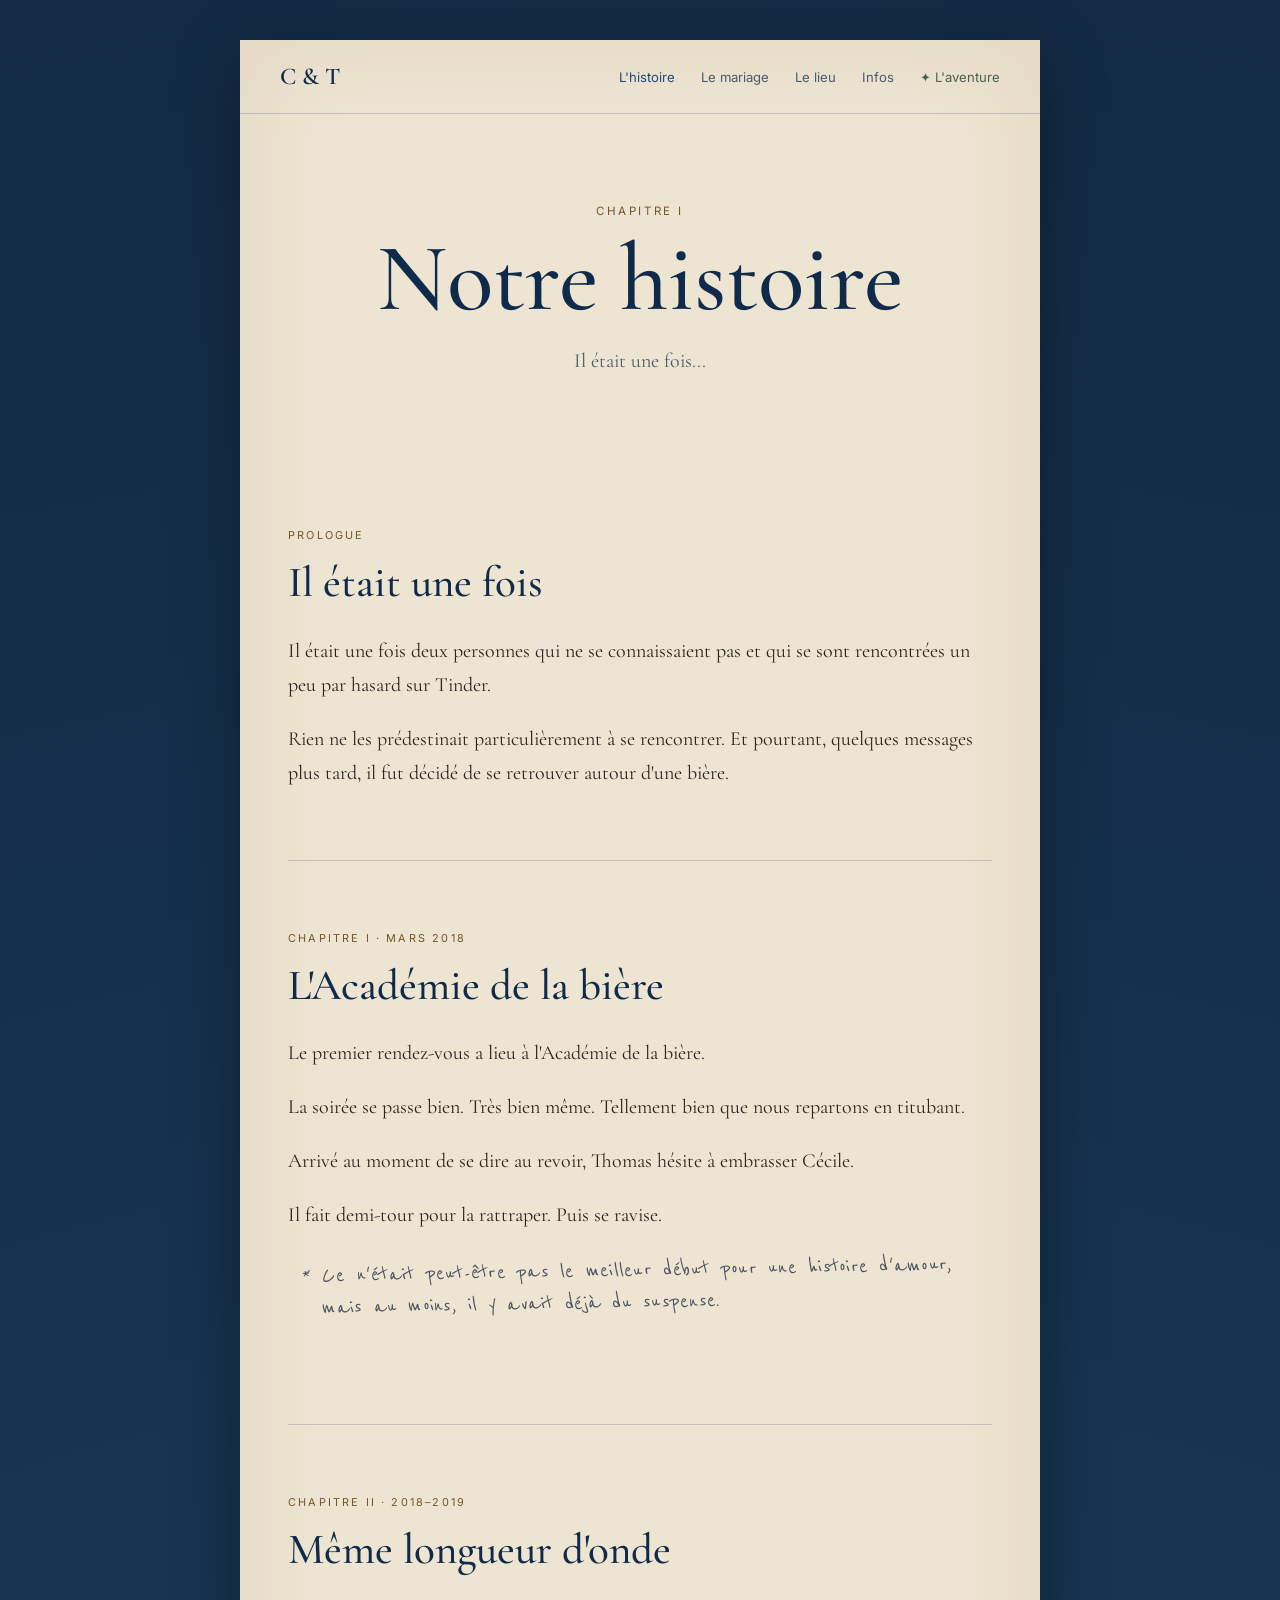
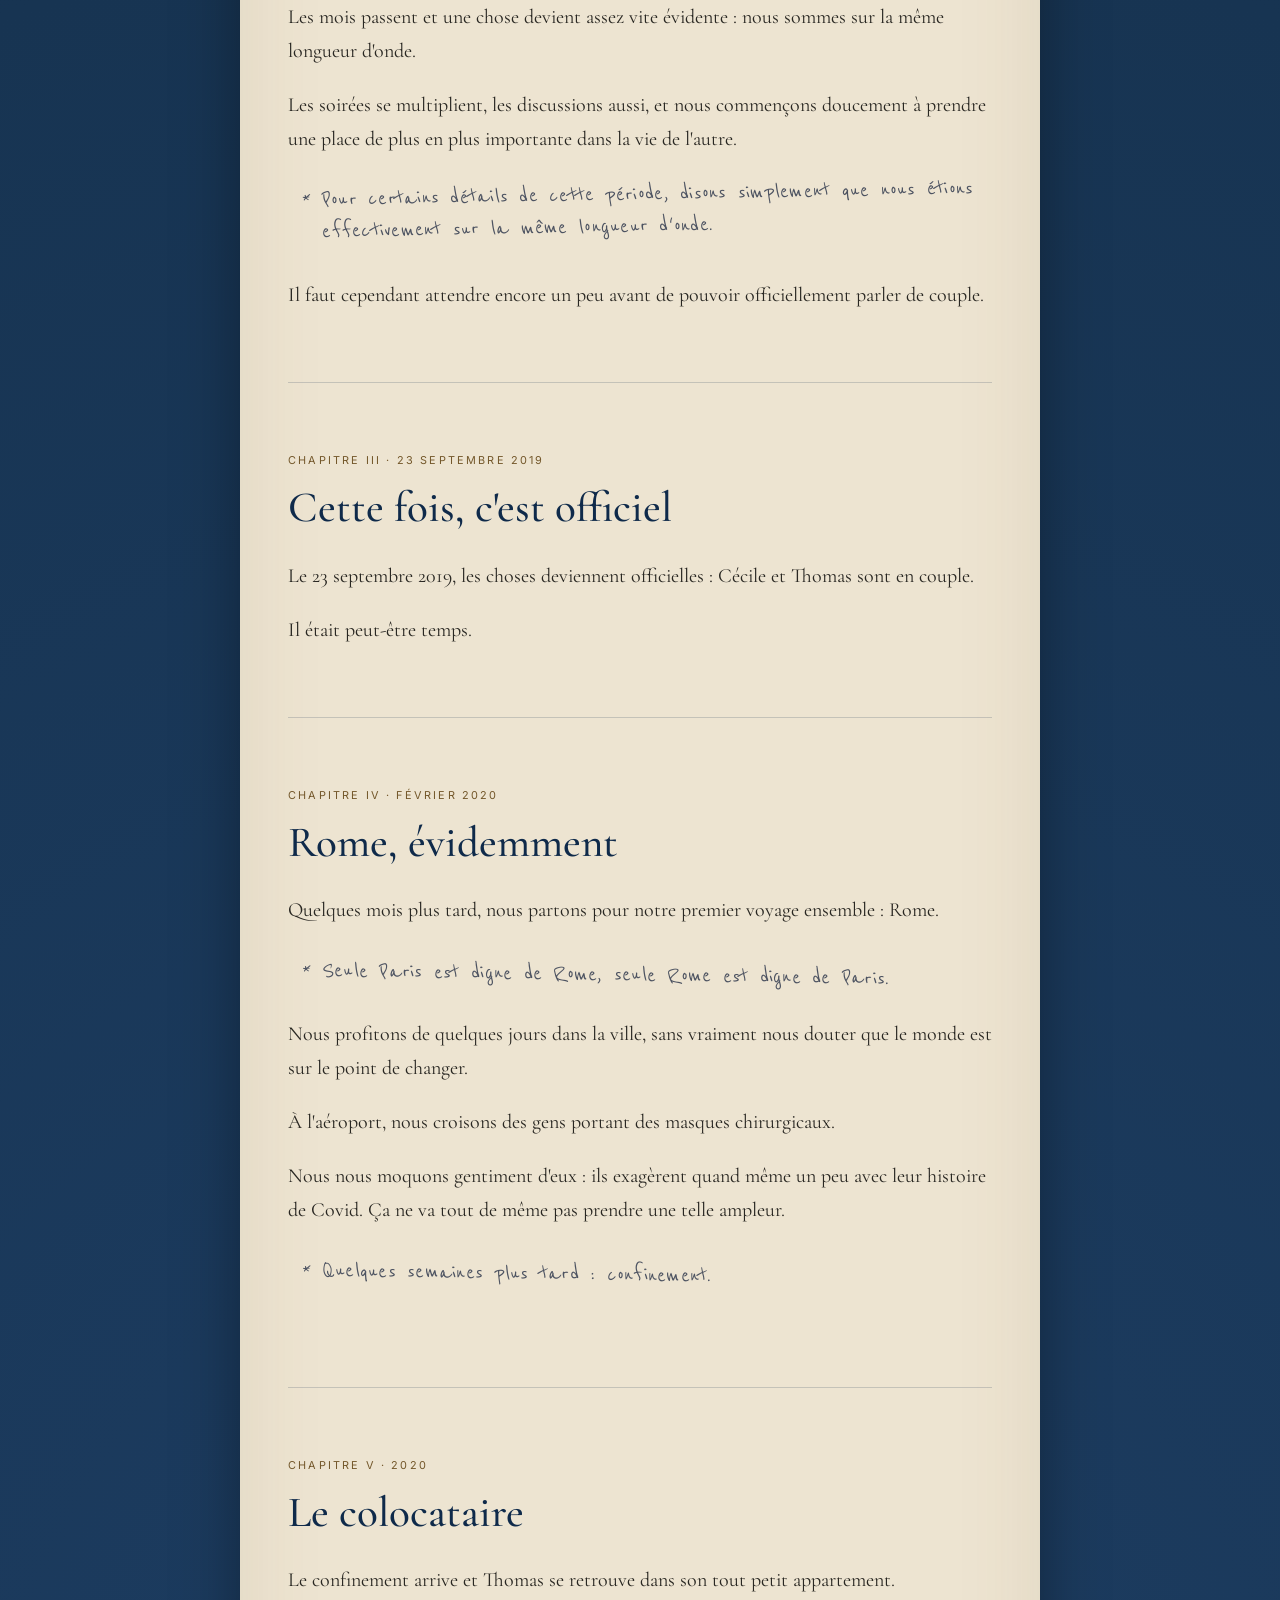
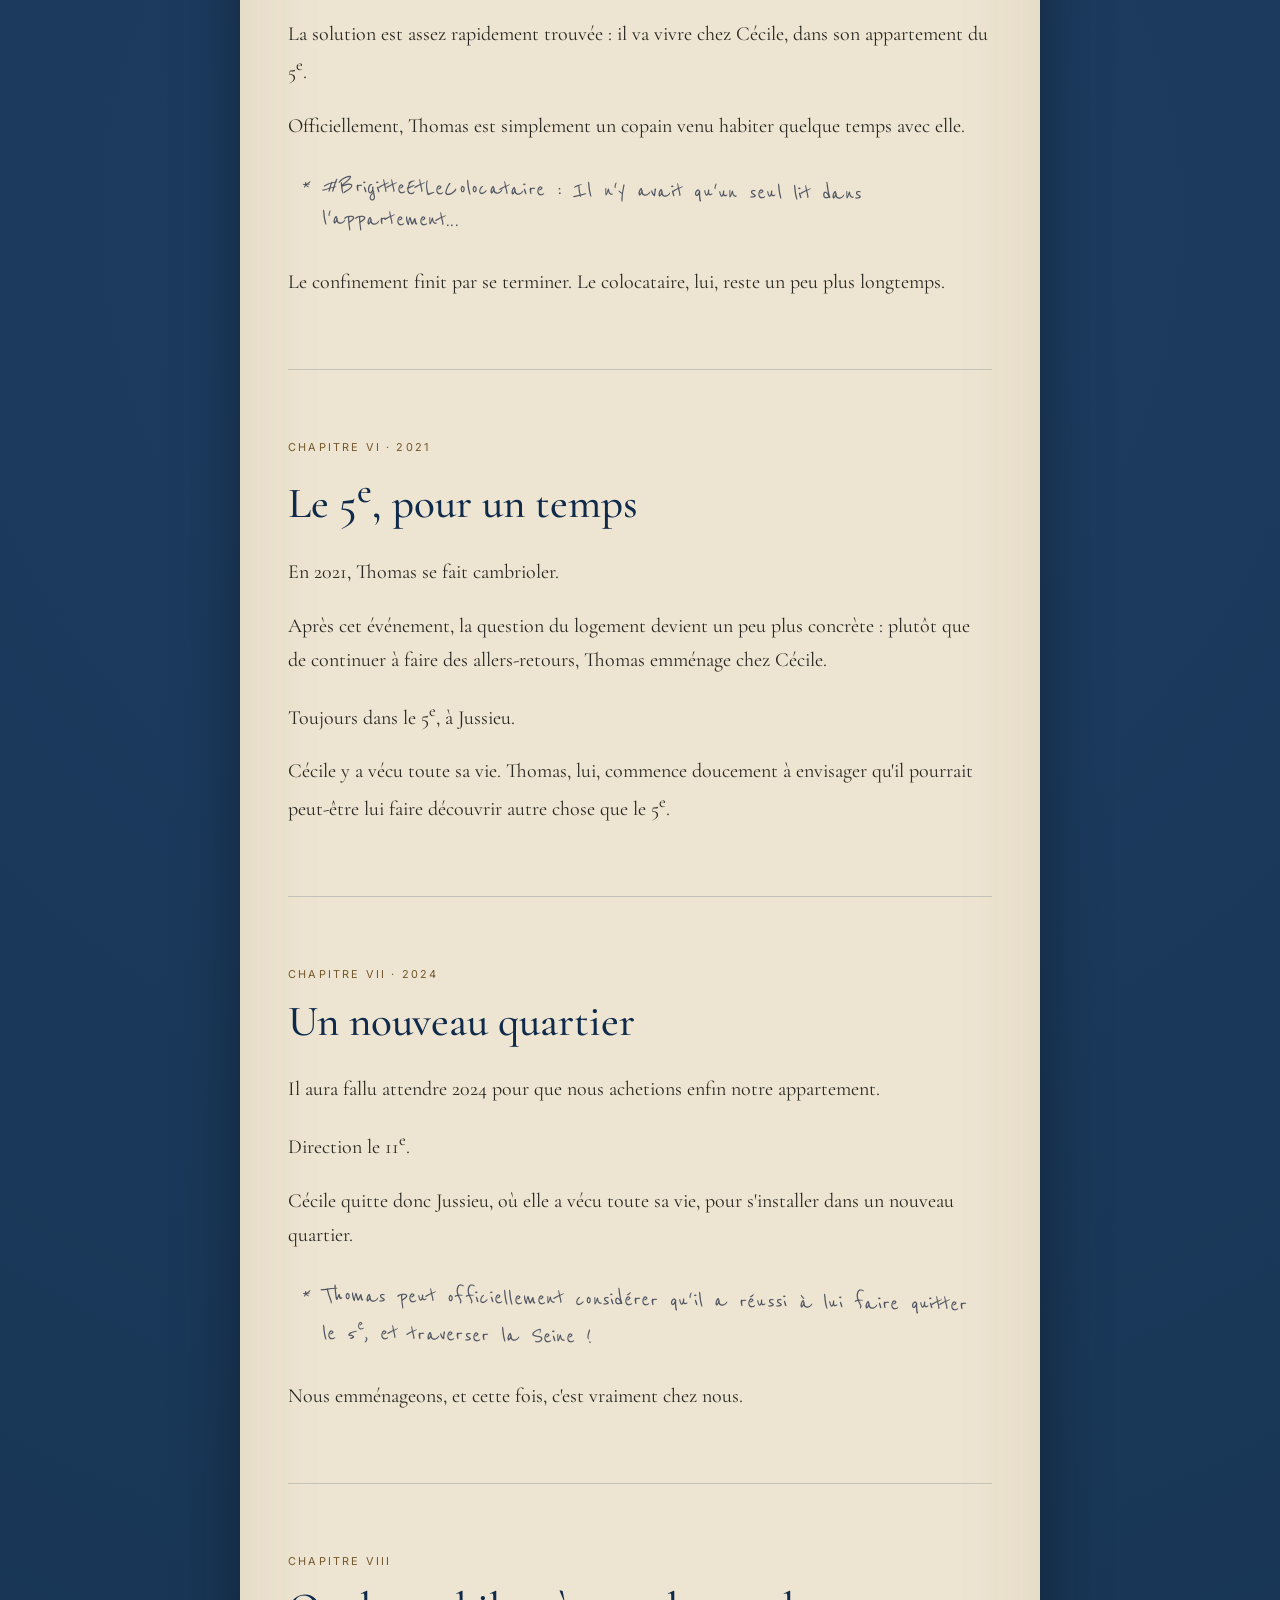
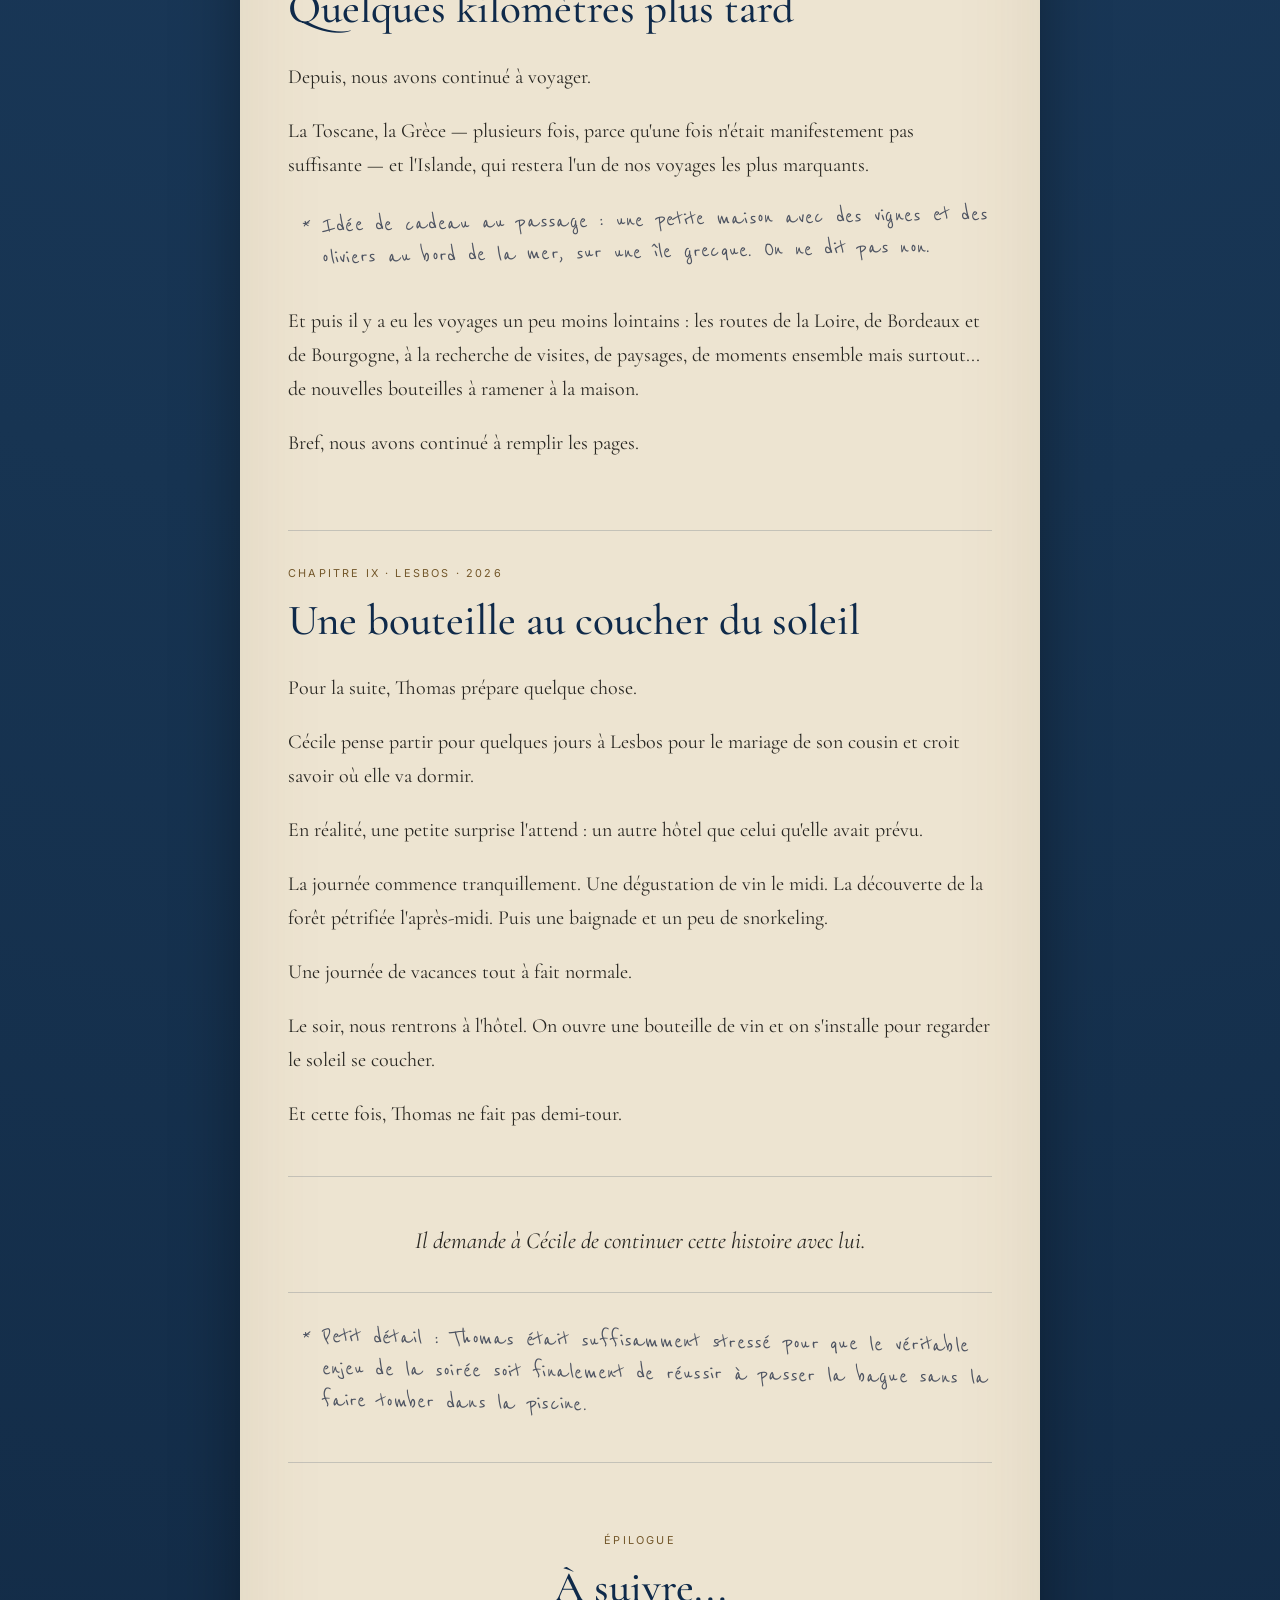
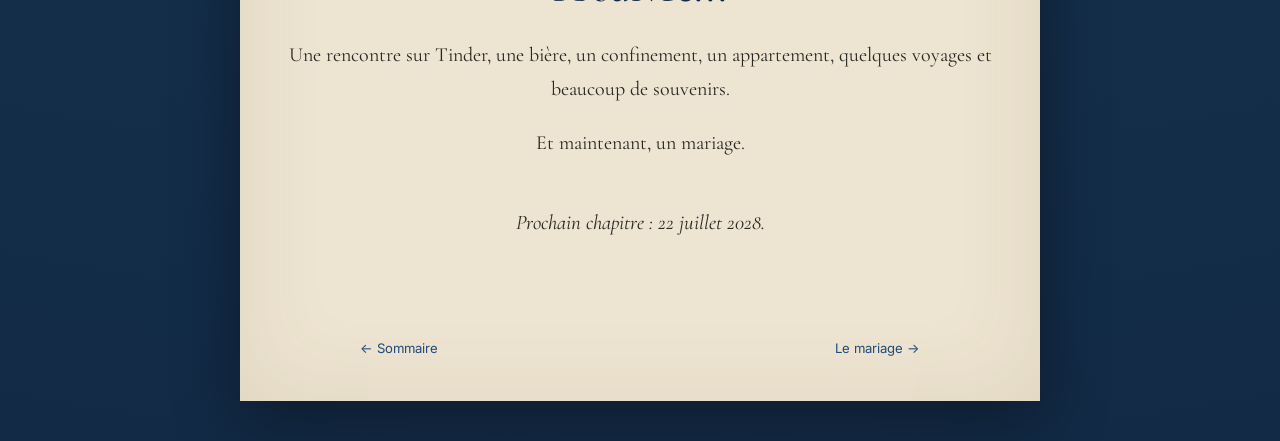
<file: histoire.html>
<!DOCTYPE html>
<html lang="fr">

<head>
    <meta charset="UTF-8">
    <meta name="viewport" content="width=device-width, initial-scale=1.0">

    <title>Notre histoire — Cécile & Thomas</title>

    <link rel="preconnect" href="https://fonts.googleapis.com">
    <link rel="preconnect" href="https://fonts.gstatic.com" crossorigin>

    <link
        href="https://fonts.googleapis.com/css2?family=Cormorant+Garamond:wght@400;500;600&family=Inter:wght@400;500;600&family=Reenie+Beanie&display=swap"
        rel="stylesheet"
    >

    <link rel="stylesheet" href="style.css">
</head>

<body>

<main class="page">

    <nav class="navigation">

        <a href="index.html" class="logo">
            C & T
        </a>

        <div class="nav-links">
            <a href="histoire.html" class="active">L'histoire</a>
            <a href="mariage.html">Le mariage</a>
            <a href="lieu.html">Le lieu</a>
            <a href="infos.html">Infos</a>
            <a href="aventure.html" class="game-link">✦ L'aventure</a>
        </div>

    </nav>


    <header class="page-header">

        <p class="page-eyebrow">CHAPITRE I</p>

        <h1>Notre histoire</h1>

        <p>
            Il était une fois...
        </p>

    </header>


    <section class="story">

        <!-- PROLOGUE -->

        <article class="story-chapter">

            <div class="story-marker">PROLOGUE</div>

            <h2>Il était une fois</h2>

            <p>
                Il était une fois deux personnes qui ne se connaissaient pas
                et qui se sont rencontrées un peu par hasard sur Tinder.
            </p>

            <p>
                Rien ne les prédestinait particulièrement à se rencontrer.
                Et pourtant, quelques messages plus tard, il fut décidé
                de se retrouver autour d'une bière.
            </p>

        </article>


        <!-- CHAPITRE I -->

        <article class="story-chapter">

            <div class="story-marker">CHAPITRE I · MARS 2018</div>

            <h2>L'Académie de la bière</h2>

            <p>
                Le premier rendez-vous a lieu à l'Académie de la bière.
            </p>

            <p>
                La soirée se passe bien. Très bien même.
                Tellement bien que nous repartons en titubant.
            </p>

            <p>
                Arrivé au moment de se dire au revoir, Thomas hésite
                à embrasser Cécile.
            </p>

            <p>
                Il fait demi-tour pour la rattraper.
                Puis se ravise.
            </p>

            <p class="story-aside">
                Ce n'était peut-être pas le meilleur début pour une histoire
                d'amour, mais au moins, il y avait déjà du suspense.
            </p>

        </article>


        <!-- CHAPITRE II -->

        <article class="story-chapter">

            <div class="story-marker">CHAPITRE II · 2018–2019</div>

            <h2>Même longueur d'onde</h2>

            <p>
                Les mois passent et une chose devient assez vite évidente :
                nous sommes sur la même longueur d'onde.
            </p>

            <p>
                Les soirées se multiplient, les discussions aussi,
                et nous commençons doucement à prendre une place
                de plus en plus importante dans la vie de l'autre.
            </p>

            <p class="story-aside">
                Pour certains détails de cette période,
                disons simplement que nous étions effectivement
                sur la même longueur d'onde.
            </p>

            <p>
                Il faut cependant attendre encore un peu avant
                de pouvoir officiellement parler de couple.
            </p>

        </article>


        <!-- CHAPITRE III -->

        <article class="story-chapter">

            <div class="story-marker">CHAPITRE III · 23 SEPTEMBRE 2019</div>

            <h2>Cette fois, c'est officiel</h2>

            <p>
                Le 23 septembre 2019, les choses deviennent officielles :
                Cécile et Thomas sont en couple.
            </p>

            <p>
                Il était peut-être temps.
            </p>

        </article>


        <!-- CHAPITRE IV -->

        <article class="story-chapter">

            <div class="story-marker">CHAPITRE IV · FÉVRIER 2020</div>

            <h2>Rome, évidemment</h2>

            <p>
                Quelques mois plus tard, nous partons pour notre premier
                voyage ensemble : Rome.
            </p>

            <p class="story-aside">
                Seule Paris est digne de Rome, seule Rome est digne de Paris.
            </p>

            <p>
                Nous profitons de quelques jours dans la ville,
                sans vraiment nous douter que le monde est sur le point
                de changer.
            </p>

            <p>
                À l'aéroport, nous croisons des gens portant
                des masques chirurgicaux.
            </p>

            <p>
                Nous nous moquons gentiment d'eux :
                ils exagèrent quand même un peu avec leur histoire
                de Covid. Ça ne va tout de même pas prendre une telle ampleur.
            </p>

            <p class="story-aside">
                Quelques semaines plus tard : confinement.
            </p>

        </article>


        <!-- CHAPITRE V -->

        <article class="story-chapter">

            <div class="story-marker">CHAPITRE V · 2020</div>

            <h2>Le colocataire</h2>

            <p>
                Le confinement arrive et Thomas se retrouve dans
                son tout petit appartement.
            </p>

            <p>
                La solution est assez rapidement trouvée :
                il va vivre chez Cécile, dans son appartement du 5<sup>e</sup>.
            </p>

            <p>
                Officiellement, Thomas est simplement un copain
                venu habiter quelque temps avec elle. 
            </p>

            <p class="story-aside">
                #BrigitteEtLeColocataire : Il n'y avait qu'un seul lit dans l'appartement...
            </p>

            <p>
                Le confinement finit par se terminer.
                Le colocataire, lui, reste un peu plus longtemps.
            </p>

        </article>


        <!-- CHAPITRE VI -->

        <article class="story-chapter">

            <div class="story-marker">CHAPITRE VI · 2021</div>

            <h2>Le 5<sup>e</sup>, pour un temps</h2>

            <p>
                En 2021, Thomas se fait cambrioler.
            </p>

            <p>
                Après cet événement, la question du logement devient
                un peu plus concrète : plutôt que de continuer à faire
                des allers-retours, Thomas emménage chez Cécile.
            </p>

            <p>
                Toujours dans le 5<sup>e</sup>, à Jussieu.
            </p>

            <p>
                Cécile y a vécu toute sa vie.
                Thomas, lui, commence doucement à envisager
                qu'il pourrait peut-être lui faire découvrir
                autre chose que le 5<sup>e</sup>.
            </p>

        </article>


        <!-- CHAPITRE VII -->

        <article class="story-chapter">

            <div class="story-marker">CHAPITRE VII · 2024</div>

            <h2>Un nouveau quartier</h2>

            <p>
                Il aura fallu attendre 2024 pour que nous achetions
                enfin notre appartement.
            </p>

            <p>
                Direction le 11<sup>e</sup>.
            </p>

            <p>
                Cécile quitte donc Jussieu, où elle a vécu toute sa vie,
                pour s'installer dans un nouveau quartier.
            </p>

            <p class="story-aside">
                Thomas peut officiellement considérer qu'il a réussi
                à lui faire quitter le 5<sup>e</sup>, et traverser la Seine !
            </p>

            <p>
                Nous emménageons, et cette fois, c'est vraiment chez nous.
            </p>

        </article>


        <!-- CHAPITRE VIII -->

        <article class="story-chapter">

            <div class="story-marker">CHAPITRE VIII</div>

            <h2>Quelques kilomètres plus tard</h2>

            <p>
                Depuis, nous avons continué à voyager.
            </p>

            <p>
                La Toscane, la Grèce — plusieurs fois, parce qu'une fois
                n'était manifestement pas suffisante — et l'Islande,
                qui restera l'un de nos voyages les plus marquants.
            </p>

            <p class="story-aside">
                Idée de cadeau au passage : une petite maison avec des vignes et des oliviers au bord de la mer, sur une île grecque. On ne dit pas non.
            </p>
            
            <p>
                Et puis il y a eu les voyages un peu moins lointains :
                les routes de la Loire, de Bordeaux et de Bourgogne,
                à la recherche de visites, de paysages, de moments ensemble mais surtout... de nouvelles bouteilles
                à ramener à la maison.
            </p>

            <p>
                Bref, nous avons continué à remplir les pages.
            </p>

        </article>


        <!-- CHAPITRE IX -->

        <article class="story-chapter proposal">

            <div class="story-marker">CHAPITRE IX · LESBOS · 2026</div>

            <h2>Une bouteille au coucher du soleil</h2>

            <p>
                Pour la suite, Thomas prépare quelque chose.
            </p>

            <p>
                Cécile pense partir pour quelques jours à Lesbos
                pour le mariage de son cousin et croit savoir où elle va dormir.
            </p>

            <p>
                En réalité, une petite surprise l'attend :
                un autre hôtel que celui qu'elle avait prévu.
            </p>

            <p>
                La journée commence tranquillement.
                Une dégustation de vin le midi.
                La découverte de la forêt pétrifiée l'après-midi.
                Puis une baignade et un peu de snorkeling.
            </p>

            <p>
                Une journée de vacances tout à fait normale.
            </p>

            <p>
                Le soir, nous rentrons à l'hôtel.
                On ouvre une bouteille de vin et on s'installe
                pour regarder le soleil se coucher.
            </p>

            <p>
                Et cette fois, Thomas ne fait pas demi-tour.
            </p>

            <div class="proposal-ending">

                <p>
                    Il demande à Cécile de continuer cette histoire
                    avec lui.
                </p>

            </div>

            <p class="story-aside">
                Petit détail : Thomas était suffisamment stressé pour que le véritable enjeu de la soirée soit finalement de réussir à passer la bague sans la faire tomber dans la piscine.
            </p>

        </article>


        <!-- ÉPILOGUE -->

        <article class="story-chapter epilogue">

            <div class="story-marker">ÉPILOGUE</div>

            <h2>À suivre...</h2>

            <p>
                Une rencontre sur Tinder, une bière,
                un confinement, un appartement,
                quelques voyages et beaucoup de souvenirs.
            </p>

            <p>
                Et maintenant, un mariage.
            </p>

            <p class="next-chapter">
                Prochain chapitre : 22 juillet 2028.
            </p>

        </article>

    </section>


    <footer class="page-footer">

        <nav class="page-turn" aria-label="Changer de chapitre">
            <a href="index.html#sommaire" rel="prev"><span aria-hidden="true">←</span> Sommaire</a>
            <span></span>
            <a href="mariage.html" rel="next">Le mariage <span aria-hidden="true">→</span></a>
        </nav>

    </footer>

</main>

<script src="book.js" defer></script>

</body>
</html>
</file>
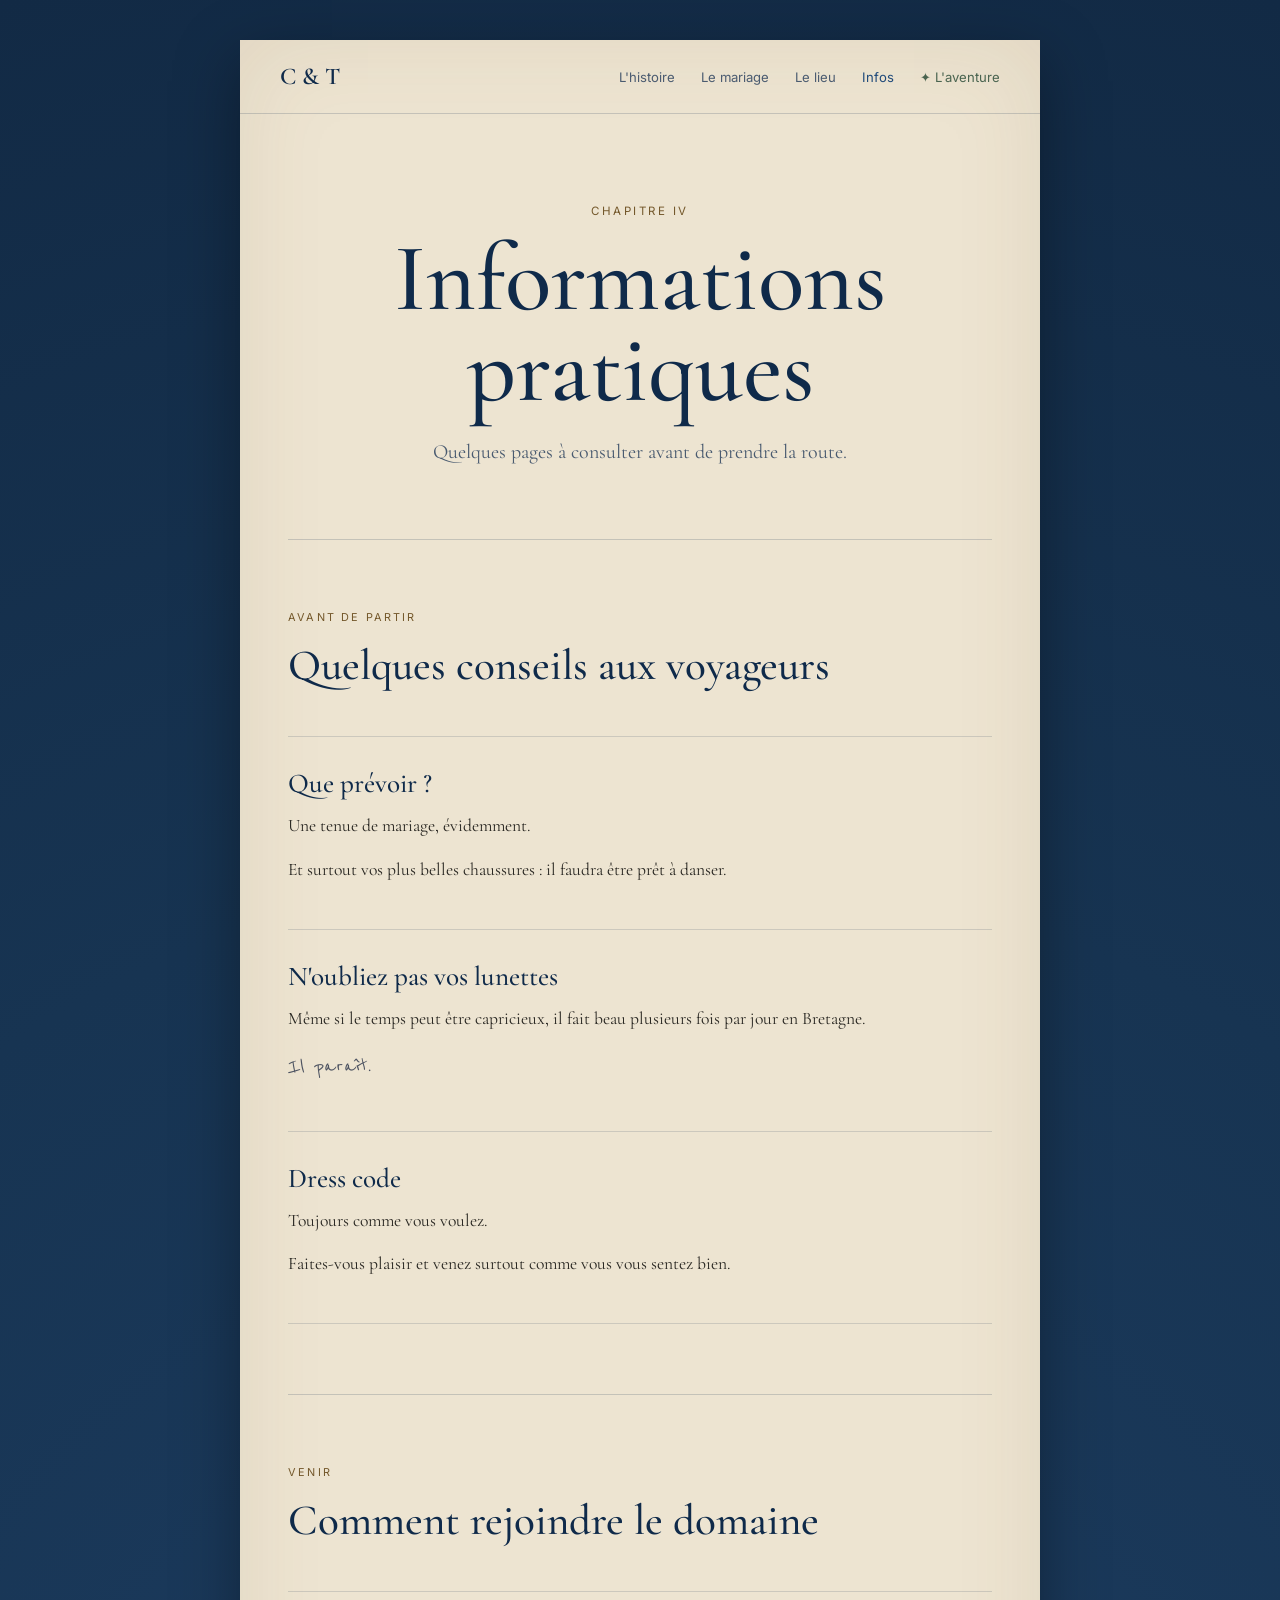
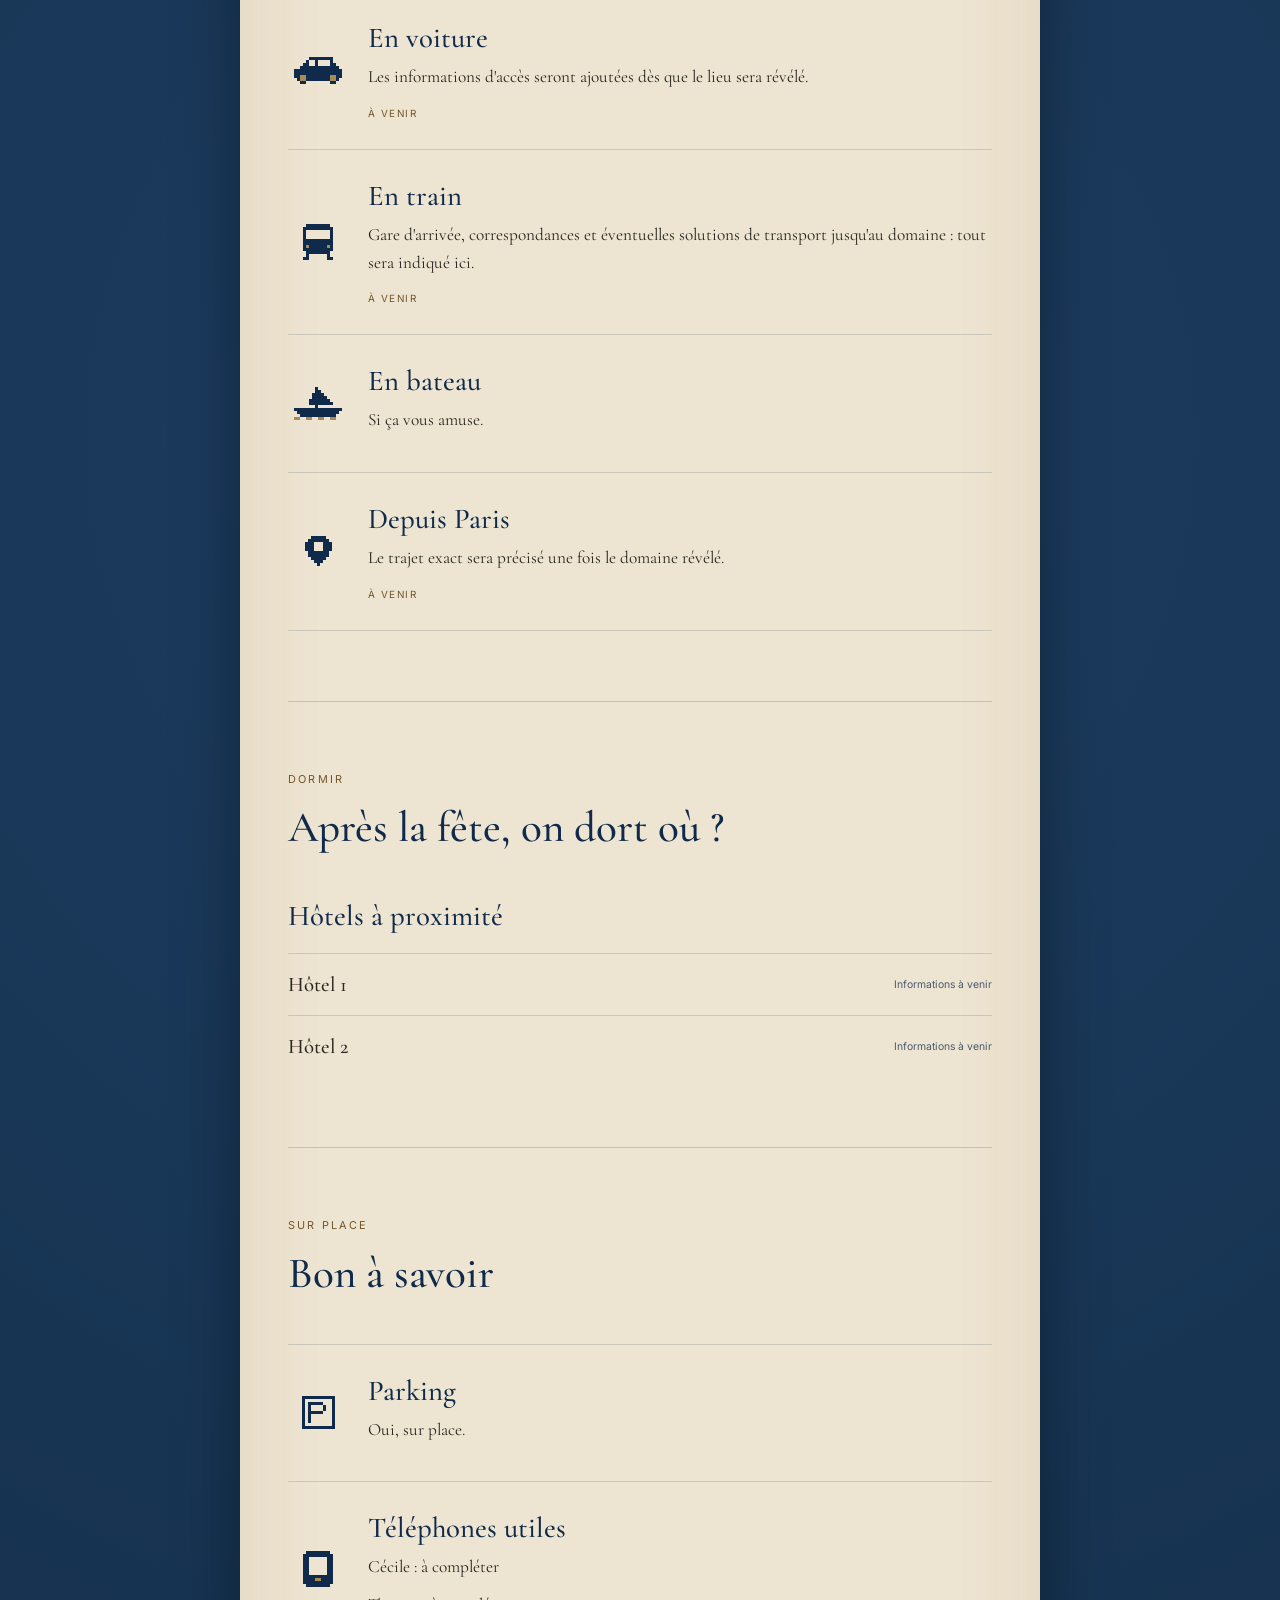
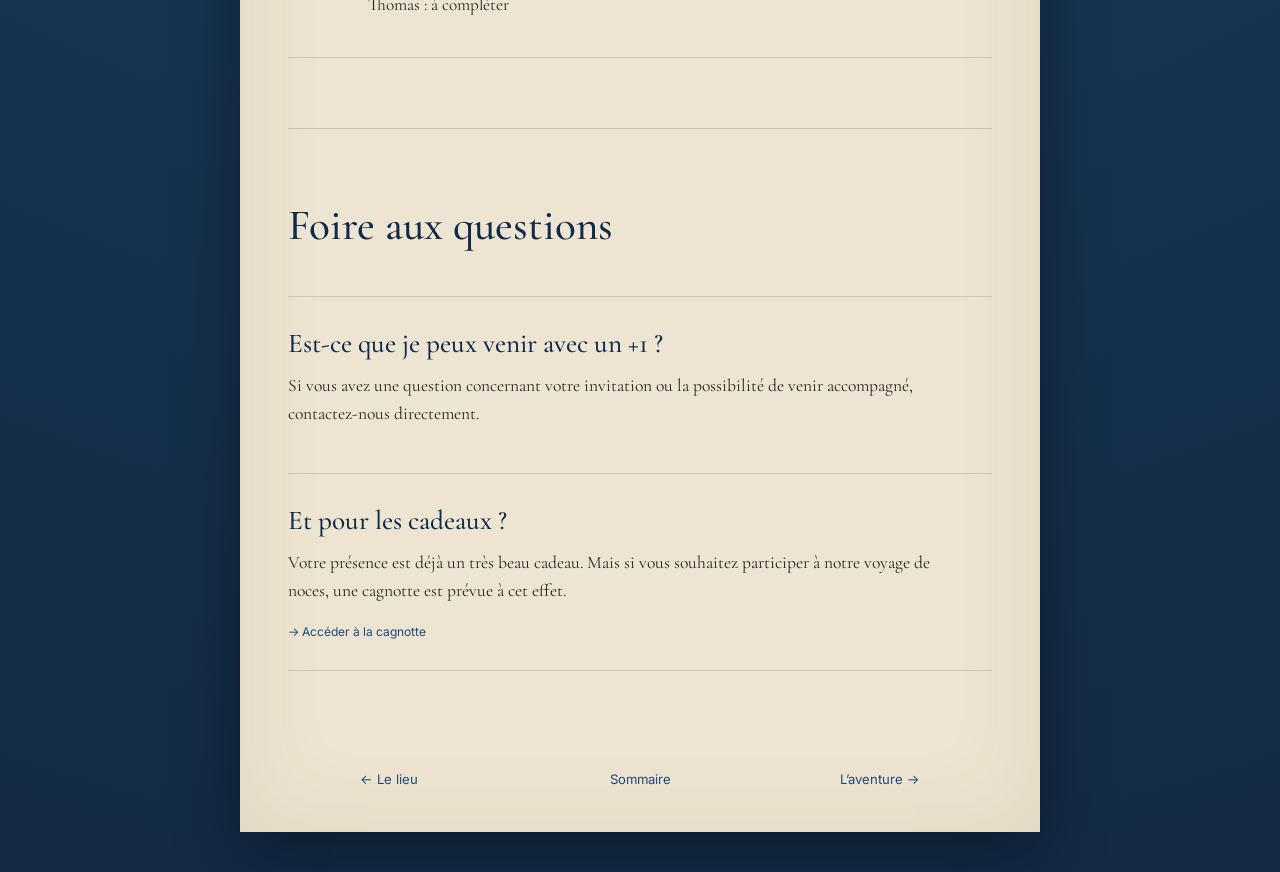
<file: infos.html>
<!DOCTYPE html>
<html lang="fr">

<head>
    <meta charset="UTF-8">
    <meta name="viewport" content="width=device-width, initial-scale=1.0">

    <title>Informations pratiques — Cécile & Thomas</title>

    <link rel="preconnect" href="https://fonts.googleapis.com">
    <link rel="preconnect" href="https://fonts.gstatic.com" crossorigin>

    <link
        href="https://fonts.googleapis.com/css2?family=Cormorant+Garamond:wght@400;500;600&family=Inter:wght@400;500;600&family=Reenie+Beanie&display=swap"
        rel="stylesheet"
    >

    <link rel="stylesheet" href="style.css">
</head>

<body>

<main class="page">

    <!-- NAVIGATION -->

    <nav class="navigation">

        <a href="index.html" class="logo">
            C & T
        </a>

        <div class="nav-links">
            <a href="histoire.html">L'histoire</a>
            <a href="mariage.html">Le mariage</a>
            <a href="lieu.html">Le lieu</a>
            <a href="infos.html" class="active">Infos</a>
            <a href="aventure.html" class="game-link">✦ L'aventure</a>
        </div>

    </nav>


    <!-- EN-TÊTE -->

    <header class="page-header">

        <p class="page-eyebrow">CHAPITRE IV</p>

        <h1>Informations pratiques</h1>

        <p>
            Quelques pages à consulter avant de prendre la route.
        </p>

    </header>


    <!-- AVANT DE PARTIR -->

    <section class="info-section">

        <div class="section-label">
            AVANT DE PARTIR
        </div>

        <h2>Quelques conseils aux voyageurs</h2>

        <div class="faq-list">

            <div class="faq-item">

                <h3>Que prévoir ?</h3>

                <p>
                    Une tenue de mariage, évidemment.
                </p>

                <p>
                    Et surtout vos plus belles chaussures :
                    il faudra être prêt à danser.
                </p>

            </div>


            <div class="faq-item">

                <h3>N'oubliez pas vos lunettes</h3>

                <p>
                    Même si le temps peut être capricieux,
                    il fait beau plusieurs fois par jour en Bretagne.
                </p>

                <p class="info-aside">
                    Il paraît.
                </p>

            </div>


            <div class="faq-item">

                <h3>Dress code</h3>

                <p>
                    Toujours comme vous voulez.
                </p>

                <p>
                    Faites-vous plaisir et venez surtout
                    comme vous vous sentez bien.
                </p>

            </div>

        </div>

    </section>


    <!-- VENIR -->

    <section class="info-section">

        <div class="section-label">
            VENIR
        </div>

        <h2>Comment rejoindre le domaine</h2>

        <div class="travel-list">

            <div class="travel-item">

                <div class="travel-icon"><svg class="pixel-icon" width="48" height="27" viewBox="0 0 48 27" shape-rendering="crispEdges" aria-hidden="true"><rect class="px-x" x="15" y="0" width="24" height="3"/><rect class="px-x" x="12" y="3" width="3" height="3"/><rect class="px-w" x="15" y="3" width="6" height="3"/><rect class="px-x" x="21" y="3" width="3" height="3"/><rect class="px-w" x="24" y="3" width="12" height="3"/><rect class="px-x" x="36" y="3" width="3" height="3"/><rect class="px-x" x="9" y="6" width="6" height="3"/><rect class="px-w" x="15" y="6" width="6" height="3"/><rect class="px-x" x="21" y="6" width="3" height="3"/><rect class="px-w" x="24" y="6" width="12" height="3"/><rect class="px-x" x="36" y="6" width="6" height="3"/><rect class="px-x" x="6" y="9" width="39" height="3"/><rect class="px-x" x="0" y="12" width="48" height="3"/><rect class="px-x" x="0" y="15" width="48" height="3"/><rect class="px-x" x="0" y="18" width="6" height="3"/><rect class="px-g" x="6" y="18" width="6" height="3"/><rect class="px-x" x="12" y="18" width="24" height="3"/><rect class="px-g" x="36" y="18" width="6" height="3"/><rect class="px-x" x="42" y="18" width="6" height="3"/><rect class="px-x" x="3" y="21" width="3" height="3"/><rect class="px-g" x="6" y="21" width="6" height="3"/><rect class="px-x" x="12" y="21" width="24" height="3"/><rect class="px-g" x="36" y="21" width="6" height="3"/><rect class="px-x" x="42" y="21" width="3" height="3"/><rect class="px-x" x="6" y="24" width="6" height="3"/><rect class="px-x" x="36" y="24" width="6" height="3"/></svg></div>

                <div>

                    <h3>En voiture</h3>

                    <p>
                        Les informations d'accès seront ajoutées
                        dès que le lieu sera révélé.
                    </p>

                    <span class="coming-soon-label">
                        À VENIR
                    </span>

                </div>

            </div>


            <div class="travel-item">

                <div class="travel-icon"><svg class="pixel-icon" width="36" height="36" viewBox="0 0 36 36" shape-rendering="crispEdges" aria-hidden="true"><rect class="px-x" x="6" y="0" width="24" height="3"/><rect class="px-x" x="3" y="3" width="30" height="3"/><rect class="px-x" x="3" y="6" width="3" height="3"/><rect class="px-w" x="6" y="6" width="24" height="3"/><rect class="px-x" x="30" y="6" width="3" height="3"/><rect class="px-x" x="3" y="9" width="3" height="3"/><rect class="px-w" x="6" y="9" width="24" height="3"/><rect class="px-x" x="30" y="9" width="3" height="3"/><rect class="px-x" x="3" y="12" width="3" height="3"/><rect class="px-w" x="6" y="12" width="24" height="3"/><rect class="px-x" x="30" y="12" width="3" height="3"/><rect class="px-x" x="3" y="15" width="30" height="3"/><rect class="px-x" x="3" y="18" width="30" height="3"/><rect class="px-x" x="3" y="21" width="3" height="3"/><rect class="px-g" x="6" y="21" width="3" height="3"/><rect class="px-x" x="9" y="21" width="18" height="3"/><rect class="px-g" x="27" y="21" width="3" height="3"/><rect class="px-x" x="30" y="21" width="3" height="3"/><rect class="px-x" x="3" y="24" width="30" height="3"/><rect class="px-x" x="6" y="27" width="24" height="3"/><rect class="px-x" x="6" y="30" width="3" height="3"/><rect class="px-x" x="27" y="30" width="3" height="3"/><rect class="px-x" x="3" y="33" width="6" height="3"/><rect class="px-x" x="27" y="33" width="6" height="3"/></svg></div>

                <div>

                    <h3>En train</h3>

                    <p>
                        Gare d'arrivée, correspondances et éventuelles
                        solutions de transport jusqu'au domaine :
                        tout sera indiqué ici.
                    </p>

                    <span class="coming-soon-label">
                        À VENIR
                    </span>

                </div>

            </div>


            <div class="travel-item">

                <div class="travel-icon"><svg class="pixel-icon" width="48" height="33" viewBox="0 0 48 33" shape-rendering="crispEdges" aria-hidden="true"><rect class="px-x" x="21" y="0" width="3" height="3"/><rect class="px-x" x="21" y="3" width="6" height="3"/><rect class="px-x" x="18" y="6" width="12" height="3"/><rect class="px-x" x="18" y="9" width="15" height="3"/><rect class="px-x" x="15" y="12" width="21" height="3"/><rect class="px-x" x="15" y="15" width="24" height="3"/><rect class="px-x" x="21" y="18" width="3" height="3"/><rect class="px-x" x="0" y="21" width="48" height="3"/><rect class="px-x" x="3" y="24" width="42" height="3"/><rect class="px-x" x="6" y="27" width="36" height="3"/><rect class="px-g" x="0" y="30" width="6" height="3"/><rect class="px-g" x="12" y="30" width="6" height="3"/><rect class="px-g" x="24" y="30" width="6" height="3"/><rect class="px-g" x="36" y="30" width="6" height="3"/></svg></div>

                <div>

                    <h3>En bateau</h3>

                    <p>
                        Si ça vous amuse.
                    </p>

                </div>

            </div>


            <div class="travel-item">

                <div class="travel-icon"><svg class="pixel-icon" width="27" height="30" viewBox="0 0 27 30" shape-rendering="crispEdges" aria-hidden="true"><rect class="px-x" x="6" y="0" width="15" height="3"/><rect class="px-x" x="3" y="3" width="21" height="3"/><rect class="px-x" x="0" y="6" width="9" height="3"/><rect class="px-w" x="9" y="6" width="9" height="3"/><rect class="px-x" x="18" y="6" width="9" height="3"/><rect class="px-x" x="0" y="9" width="9" height="3"/><rect class="px-w" x="9" y="9" width="9" height="3"/><rect class="px-x" x="18" y="9" width="9" height="3"/><rect class="px-x" x="0" y="12" width="9" height="3"/><rect class="px-w" x="9" y="12" width="9" height="3"/><rect class="px-x" x="18" y="12" width="9" height="3"/><rect class="px-x" x="3" y="15" width="21" height="3"/><rect class="px-x" x="3" y="18" width="21" height="3"/><rect class="px-x" x="6" y="21" width="15" height="3"/><rect class="px-x" x="9" y="24" width="9" height="3"/><rect class="px-x" x="12" y="27" width="3" height="3"/></svg></div>

                <div>

                    <h3>Depuis Paris</h3>

                    <p>
                        Le trajet exact sera précisé une fois
                        le domaine révélé.
                    </p>

                    <span class="coming-soon-label">
                        À VENIR
                    </span>

                </div>

            </div>

        </div>

    </section>


    <!-- DORMIR -->

    <section class="info-section">

        <div class="section-label">
            DORMIR
        </div>

        <h2>Après la fête, on dort où ?</h2>


        <div class="hotel-list">

            <h3>Hôtels à proximité</h3>

            <div class="hotel-placeholder">
                <strong>Hôtel 1</strong>
                <small>Informations à venir</small>
            </div>

            <div class="hotel-placeholder">
                <strong>Hôtel 2</strong>
                <small>Informations à venir</small>
            </div>

        </div>

    </section>


    <!-- SUR PLACE -->

    <section class="info-section">

        <div class="section-label">
            SUR PLACE
        </div>

        <h2>Bon à savoir</h2>

        <div class="travel-list">

            <div class="travel-item">

                <div class="travel-icon"><svg class="pixel-icon" width="33" height="33" viewBox="0 0 33 33" shape-rendering="crispEdges" aria-hidden="true"><rect class="px-x" x="0" y="0" width="33" height="3"/><rect class="px-x" x="0" y="3" width="3" height="3"/><rect class="px-w" x="3" y="3" width="27" height="3"/><rect class="px-x" x="30" y="3" width="3" height="3"/><rect class="px-x" x="0" y="6" width="3" height="3"/><rect class="px-w" x="3" y="6" width="3" height="3"/><rect class="px-x" x="6" y="6" width="15" height="3"/><rect class="px-w" x="21" y="6" width="9" height="3"/><rect class="px-x" x="30" y="6" width="3" height="3"/><rect class="px-x" x="0" y="9" width="3" height="3"/><rect class="px-w" x="3" y="9" width="3" height="3"/><rect class="px-x" x="6" y="9" width="3" height="3"/><rect class="px-w" x="9" y="9" width="12" height="3"/><rect class="px-x" x="21" y="9" width="3" height="3"/><rect class="px-w" x="24" y="9" width="6" height="3"/><rect class="px-x" x="30" y="9" width="3" height="3"/><rect class="px-x" x="0" y="12" width="3" height="3"/><rect class="px-w" x="3" y="12" width="3" height="3"/><rect class="px-x" x="6" y="12" width="3" height="3"/><rect class="px-w" x="9" y="12" width="12" height="3"/><rect class="px-x" x="21" y="12" width="3" height="3"/><rect class="px-w" x="24" y="12" width="6" height="3"/><rect class="px-x" x="30" y="12" width="3" height="3"/><rect class="px-x" x="0" y="15" width="3" height="3"/><rect class="px-w" x="3" y="15" width="3" height="3"/><rect class="px-x" x="6" y="15" width="15" height="3"/><rect class="px-w" x="21" y="15" width="9" height="3"/><rect class="px-x" x="30" y="15" width="3" height="3"/><rect class="px-x" x="0" y="18" width="3" height="3"/><rect class="px-w" x="3" y="18" width="3" height="3"/><rect class="px-x" x="6" y="18" width="3" height="3"/><rect class="px-w" x="9" y="18" width="21" height="3"/><rect class="px-x" x="30" y="18" width="3" height="3"/><rect class="px-x" x="0" y="21" width="3" height="3"/><rect class="px-w" x="3" y="21" width="3" height="3"/><rect class="px-x" x="6" y="21" width="3" height="3"/><rect class="px-w" x="9" y="21" width="21" height="3"/><rect class="px-x" x="30" y="21" width="3" height="3"/><rect class="px-x" x="0" y="24" width="3" height="3"/><rect class="px-w" x="3" y="24" width="3" height="3"/><rect class="px-x" x="6" y="24" width="3" height="3"/><rect class="px-w" x="9" y="24" width="21" height="3"/><rect class="px-x" x="30" y="24" width="3" height="3"/><rect class="px-x" x="0" y="27" width="3" height="3"/><rect class="px-w" x="3" y="27" width="27" height="3"/><rect class="px-x" x="30" y="27" width="3" height="3"/><rect class="px-x" x="0" y="30" width="33" height="3"/></svg></div>

                <div>

                    <h3>Parking</h3>

                    <p>
                        Oui, sur place.
                    </p>

                </div>

            </div>


            <div class="travel-item">

                <div class="travel-icon"><svg class="pixel-icon" width="30" height="36" viewBox="0 0 30 36" shape-rendering="crispEdges" aria-hidden="true"><rect class="px-x" x="3" y="0" width="24" height="3"/><rect class="px-x" x="0" y="3" width="30" height="3"/><rect class="px-x" x="0" y="6" width="6" height="3"/><rect class="px-w" x="6" y="6" width="18" height="3"/><rect class="px-x" x="24" y="6" width="6" height="3"/><rect class="px-x" x="0" y="9" width="6" height="3"/><rect class="px-w" x="6" y="9" width="18" height="3"/><rect class="px-x" x="24" y="9" width="6" height="3"/><rect class="px-x" x="0" y="12" width="6" height="3"/><rect class="px-w" x="6" y="12" width="18" height="3"/><rect class="px-x" x="24" y="12" width="6" height="3"/><rect class="px-x" x="0" y="15" width="6" height="3"/><rect class="px-w" x="6" y="15" width="18" height="3"/><rect class="px-x" x="24" y="15" width="6" height="3"/><rect class="px-x" x="0" y="18" width="6" height="3"/><rect class="px-w" x="6" y="18" width="18" height="3"/><rect class="px-x" x="24" y="18" width="6" height="3"/><rect class="px-x" x="0" y="21" width="6" height="3"/><rect class="px-w" x="6" y="21" width="18" height="3"/><rect class="px-x" x="24" y="21" width="6" height="3"/><rect class="px-x" x="0" y="24" width="30" height="3"/><rect class="px-x" x="0" y="27" width="12" height="3"/><rect class="px-g" x="12" y="27" width="6" height="3"/><rect class="px-x" x="18" y="27" width="12" height="3"/><rect class="px-x" x="0" y="30" width="30" height="3"/><rect class="px-x" x="3" y="33" width="24" height="3"/></svg></div>

                <div>

                    <h3>Téléphones utiles</h3>

                    <p>
                        Cécile : à compléter
                    </p>

                    <p>
                        Thomas : à compléter
                    </p>

                </div>

            </div>

        </div>

    </section>


    <!-- FAQ -->

<section class="info-section faq-section">

    <h2>Foire aux questions</h2>

    <div class="faq-list">

        <div class="faq-item">

            <h3>Est-ce que je peux venir avec un +1 ?</h3>

            <p>
                Si vous avez une question concernant votre invitation
                ou la possibilité de venir accompagné, contactez-nous
                directement.
            </p>

        </div>


        <div class="faq-item">

            <h3>Et pour les cadeaux ?</h3>

            <p>
                Votre présence est déjà un très beau cadeau.
                Mais si vous souhaitez participer à notre voyage de noces,
                une cagnotte est prévue à cet effet.
            </p>

            <a href="#" class="faq-link">
                → Accéder à la cagnotte
            </a>

        </div>

    </div>

</section>

    <!-- FOOTER -->

    <footer class="page-footer">

        <nav class="page-turn" aria-label="Changer de chapitre">
            <a href="lieu.html" rel="prev"><span aria-hidden="true">←</span> Le lieu</a>
            <a href="index.html#sommaire" class="page-turn-index">Sommaire</a>
            <a href="aventure.html" rel="next">L’aventure <span aria-hidden="true">→</span></a>
        </nav>

    </footer>

</main>

<script src="book.js" defer></script>

</body>
</html>
</file>
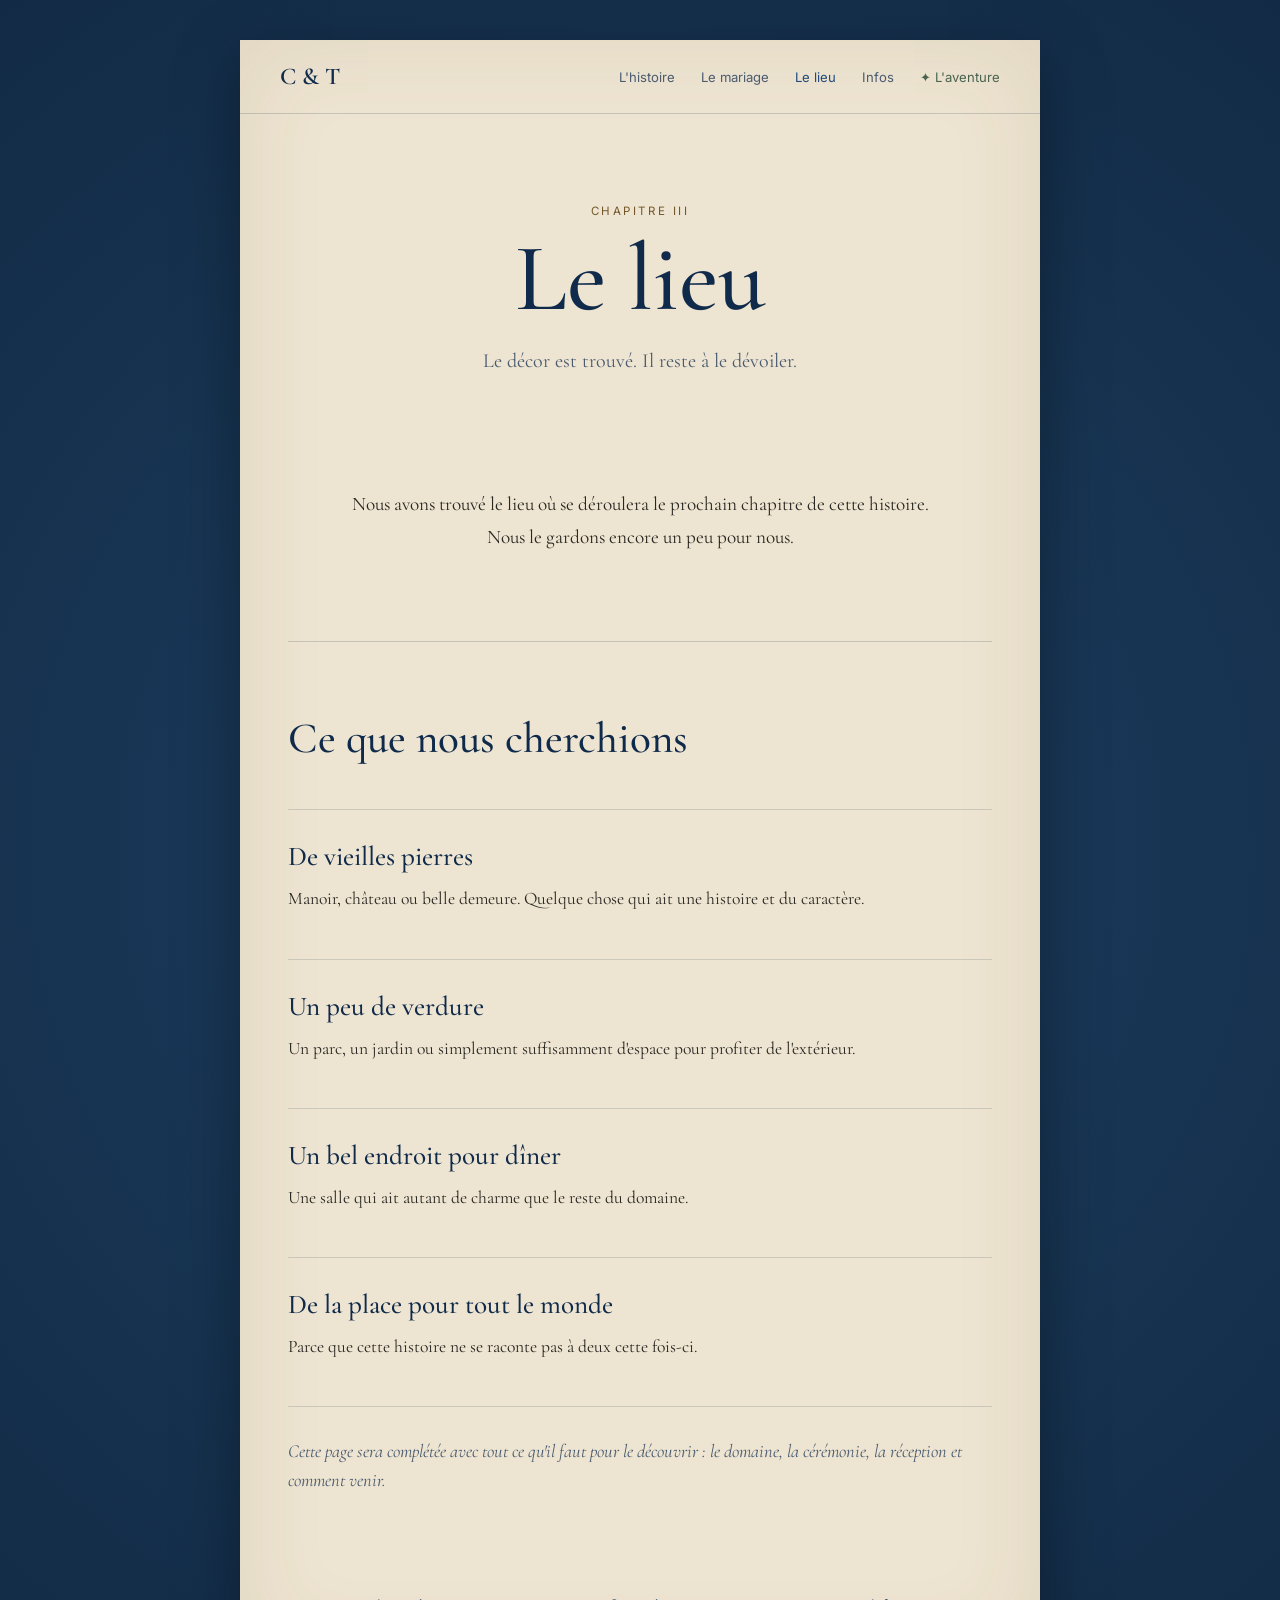
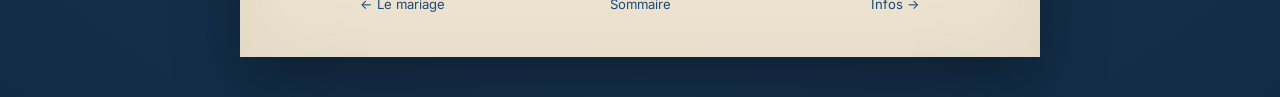
<file: lieu.html>
<!DOCTYPE html>
<html lang="fr">

<head>
    <meta charset="UTF-8">
    <meta name="viewport" content="width=device-width, initial-scale=1.0">

    <title>Le lieu — Cécile & Thomas</title>

    <link rel="preconnect" href="https://fonts.googleapis.com">
    <link rel="preconnect" href="https://fonts.gstatic.com" crossorigin>

    <link
        href="https://fonts.googleapis.com/css2?family=Cormorant+Garamond:wght@400;500;600&family=Inter:wght@400;500;600&display=swap"
        rel="stylesheet"
    >

    <link rel="stylesheet" href="style.css">
</head>

<body>

<main class="page">

    <!-- NAVIGATION -->

    <nav class="navigation">

        <a href="index.html" class="logo">
            C & T
        </a>

        <div class="nav-links">
            <a href="histoire.html">L'histoire</a>
            <a href="mariage.html">Le mariage</a>
            <a href="lieu.html" class="active">Le lieu</a>
            <a href="infos.html">Infos</a>
            <a href="aventure.html" class="game-link">✦ L'aventure</a>
        </div>

    </nav>


    <!-- EN-TÊTE -->

    <header class="page-header">

        <p class="page-eyebrow">CHAPITRE III</p>

        <h1>Le lieu</h1>

        <p>
            Le décor est trouvé. Il reste à le dévoiler.
        </p>

    </header>


    <!-- INTRODUCTION -->

    <section class="place-intro">

        <div class="place-placeholder">

            <p>
                Nous avons trouvé le lieu où se déroulera
                le prochain chapitre de cette histoire.
                Nous le gardons encore un peu pour nous.
            </p>

        </div>

    </section>


    <!-- CE QUE NOUS CHERCHIONS -->

    <section class="place-section">

        <h2>Ce que nous cherchions</h2>

        <div class="faq-list">

            <div class="faq-item">

                <h3>De vieilles pierres</h3>

                <p>
                    Manoir, château ou belle demeure.
                    Quelque chose qui ait une histoire
                    et du caractère.
                </p>

            </div>

            <div class="faq-item">

                <h3>Un peu de verdure</h3>

                <p>
                    Un parc, un jardin ou simplement
                    suffisamment d'espace pour profiter
                    de l'extérieur.
                </p>

            </div>

            <div class="faq-item">

                <h3>Un bel endroit pour dîner</h3>

                <p>
                    Une salle qui ait autant de charme
                    que le reste du domaine.
                </p>

            </div>

            <div class="faq-item">

                <h3>De la place pour tout le monde</h3>

                <p>
                    Parce que cette histoire ne se raconte
                    pas à deux cette fois-ci.
                </p>

            </div>

        </div>

        <p class="place-future">
            Cette page sera complétée avec tout ce qu'il faut pour le
            découvrir : le domaine, la cérémonie, la réception
            et comment venir.
        </p>

    </section>


    <footer class="page-footer">

        <nav class="page-turn" aria-label="Changer de chapitre">
            <a href="mariage.html" rel="prev"><span aria-hidden="true">←</span> Le mariage</a>
            <a href="index.html#sommaire" class="page-turn-index">Sommaire</a>
            <a href="infos.html" rel="next">Infos <span aria-hidden="true">→</span></a>
        </nav>

    </footer>

</main>

<script src="book.js" defer></script>

</body>
</html>
</file>
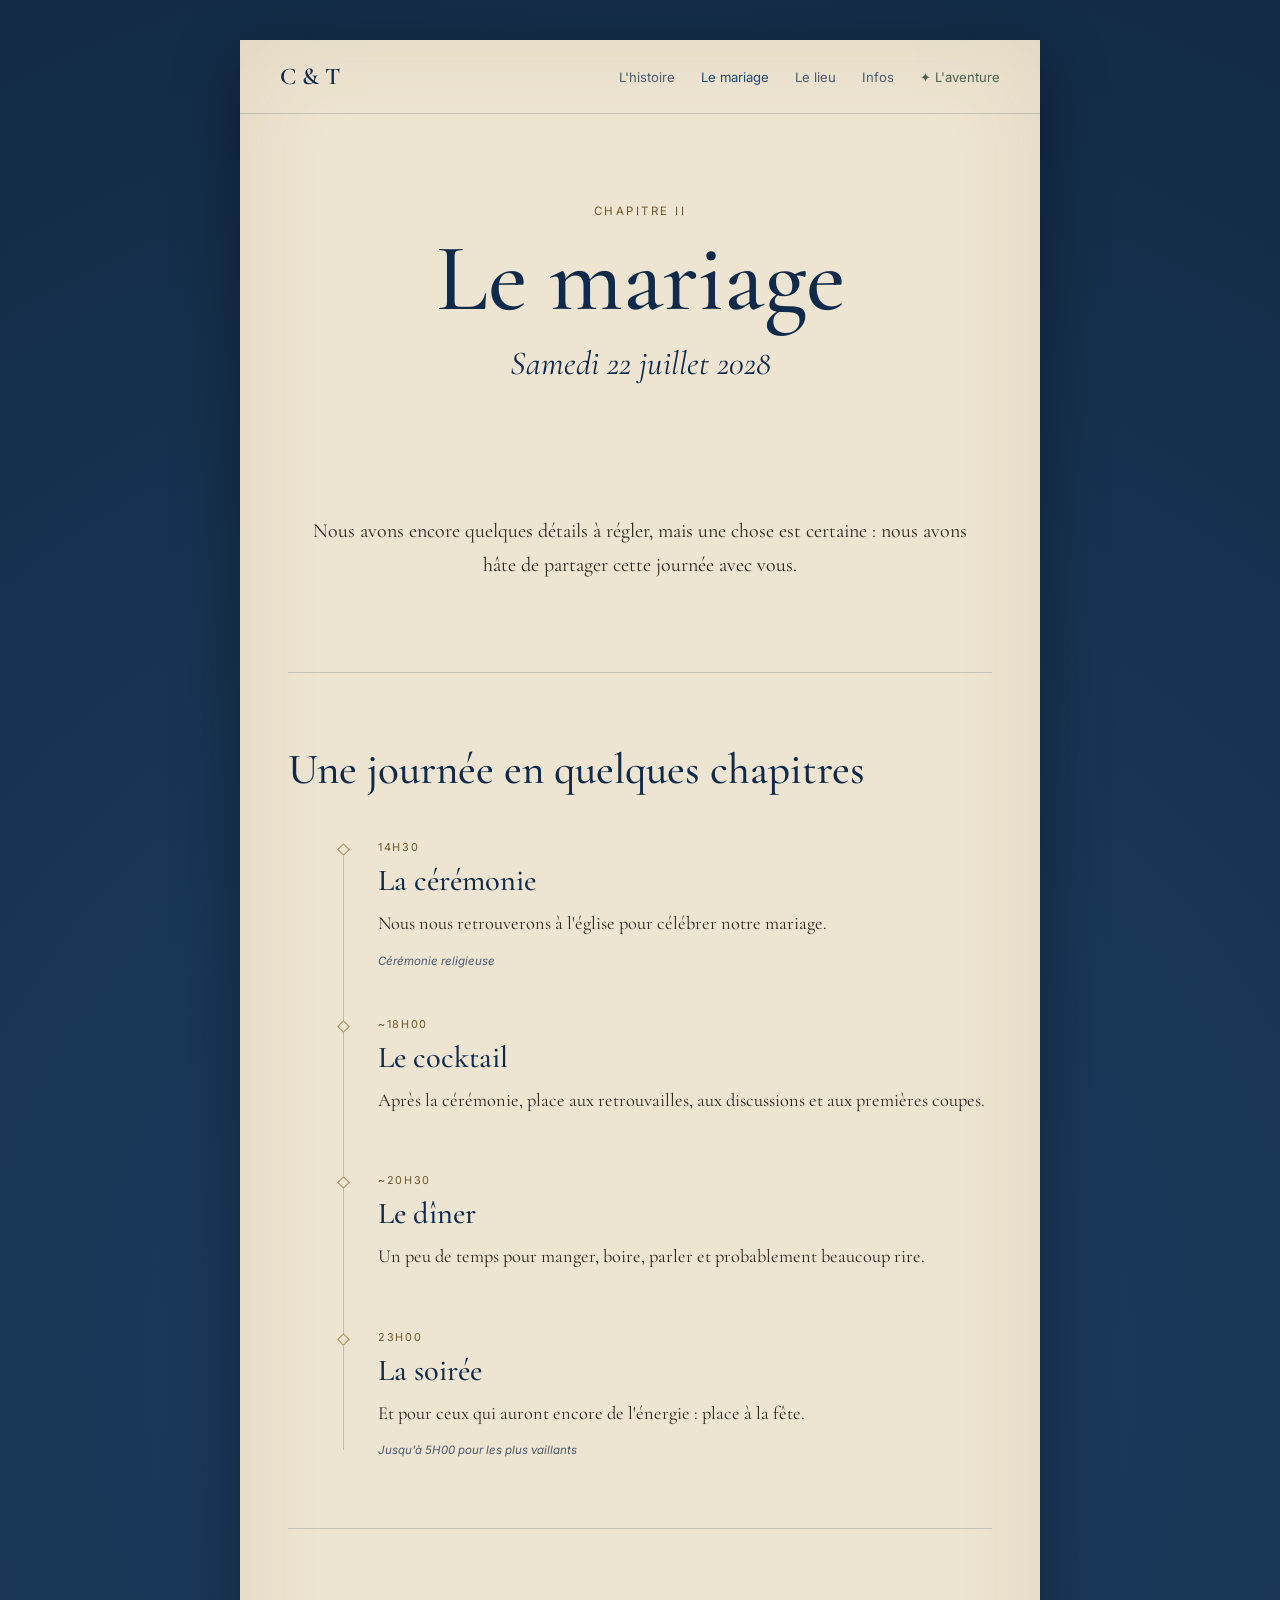
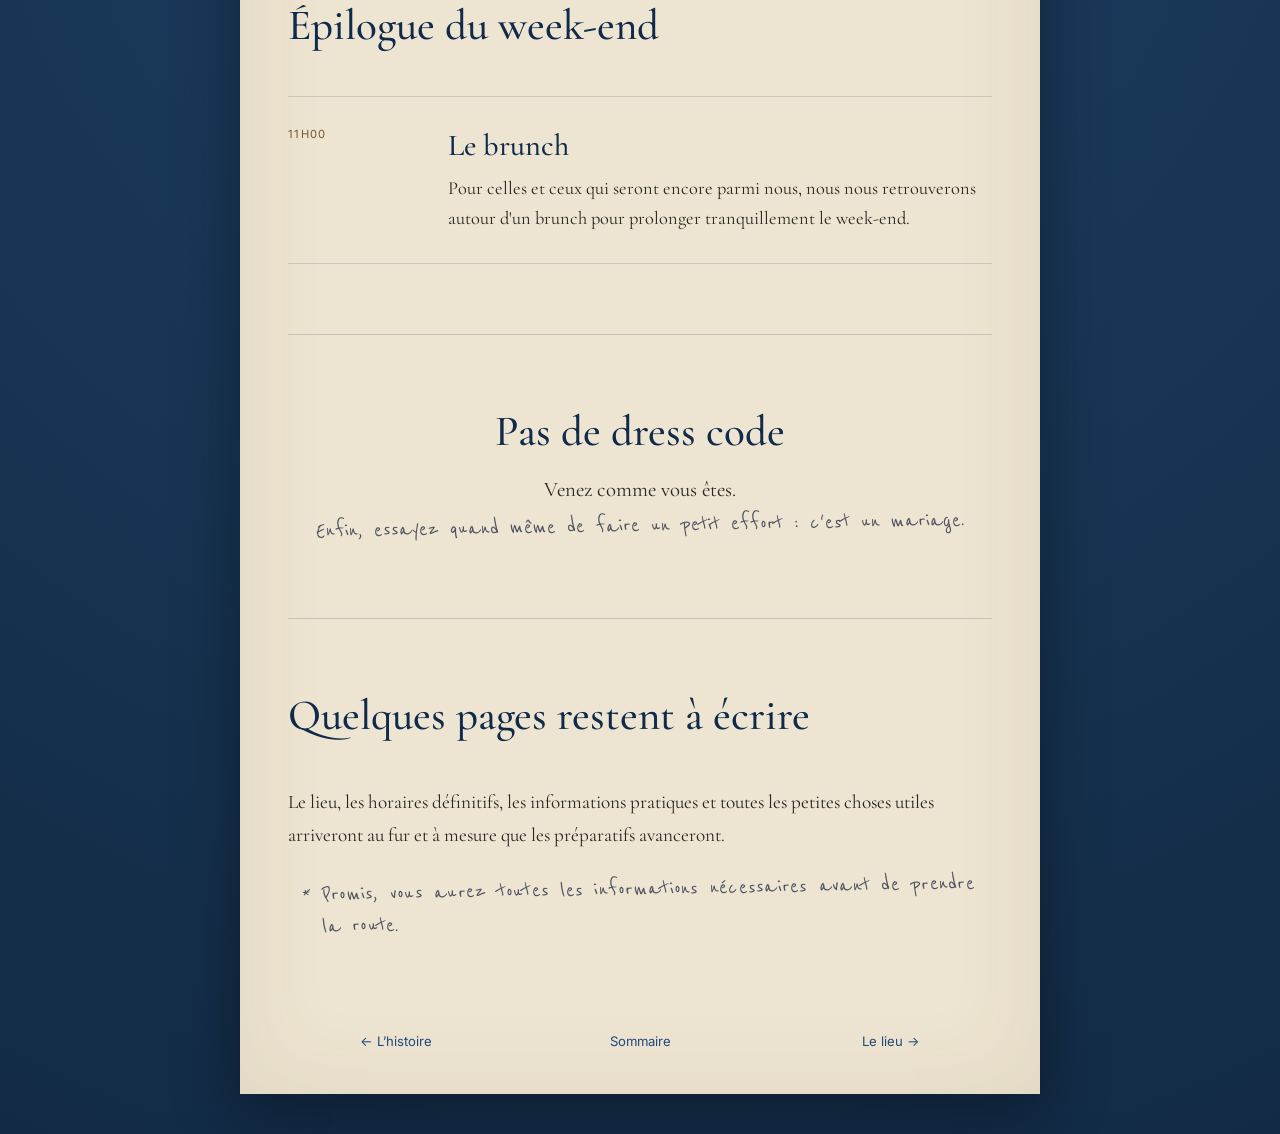
<file: mariage.html>
<!DOCTYPE html>
<html lang="fr">

<head>
    <meta charset="UTF-8">
    <meta name="viewport" content="width=device-width, initial-scale=1.0">

    <title>Le mariage — Cécile & Thomas</title>

    <link rel="preconnect" href="https://fonts.googleapis.com">
    <link rel="preconnect" href="https://fonts.gstatic.com" crossorigin>

    <link
        href="https://fonts.googleapis.com/css2?family=Cormorant+Garamond:wght@400;500;600&family=Inter:wght@400;500;600&family=Reenie+Beanie&display=swap"
        rel="stylesheet"
    >

    <link rel="stylesheet" href="style.css">
</head>

<body>

<main class="page">

    <!-- NAVIGATION -->

    <nav class="navigation">

        <a href="index.html" class="logo">
            C & T
        </a>

        <div class="nav-links">
            <a href="histoire.html">L'histoire</a>
            <a href="mariage.html" class="active">Le mariage</a>
            <a href="lieu.html">Le lieu</a>
            <a href="infos.html">Infos</a>
            <a href="aventure.html" class="game-link">✦ L'aventure</a>
        </div>

    </nav>


    <!-- EN-TÊTE -->

    <header class="page-header">

        <p class="page-eyebrow">CHAPITRE II</p>

        <h1>Le mariage</h1>

        <p class="page-date">
            Samedi 22 juillet 2028
        </p>

    </header>


    <!-- DATE -->

    <section class="wedding-intro">

        <p>
            Nous avons encore quelques détails à régler,
            mais une chose est certaine : nous avons hâte
            de partager cette journée avec vous.
        </p>

    </section>


    <!-- PROGRAMME -->

    <section class="wedding-section">

        <h2>Une journée en quelques chapitres</h2>


        <div class="timeline">

            <div class="timeline-item">

                <div class="timeline-time">
                    14H30
                </div>

                <div class="timeline-content">

                    <h3>La cérémonie</h3>

                    <p>
                        Nous nous retrouverons à l'église pour
                        célébrer notre mariage.
                    </p>

                    <span class="timeline-note">
                        Cérémonie religieuse
                    </span>

                </div>

            </div>


            <div class="timeline-item">

                <div class="timeline-time">
                    ~18H00
                </div>

                <div class="timeline-content">

                    <h3>Le cocktail</h3>

                    <p>
                        Après la cérémonie, place aux retrouvailles,
                        aux discussions et aux premières coupes.
                    </p>

                </div>

            </div>


            <div class="timeline-item">

                <div class="timeline-time">
                    ~20H30
                </div>

                <div class="timeline-content">

                    <h3>Le dîner</h3>

                    <p>
                        Un peu de temps pour manger, boire,
                        parler et probablement beaucoup rire.
                    </p>

                </div>

            </div>


            <div class="timeline-item">

                <div class="timeline-time">
                    23H00
                </div>

                <div class="timeline-content">

                    <h3>La soirée</h3>

                    <p>
                        Et pour ceux qui auront encore de l'énergie :
                        place à la fête.
                    </p>

                    <span class="timeline-note">
                        Jusqu'à 5H00 pour les plus vaillants
                    </span>

                </div>

            </div>

        </div>

    </section>


    <!-- LENDEMAIN -->

    <section class="wedding-section next-day">

        <h2>Épilogue du week-end</h2>

        <div class="next-day-card">

            <div class="next-day-time">
                11H00
            </div>

            <div>

                <h3>Le brunch</h3>

                <p>
                    Pour celles et ceux qui seront encore parmi nous,
                    nous nous retrouverons autour d'un brunch
                    pour prolonger tranquillement le week-end.
                </p>

            </div>

        </div>

    </section>


    <!-- DRESS CODE -->

    <section class="wedding-section dress-code">

        <h2>Pas de dress code</h2>

        <p>
            Venez comme vous êtes.
        </p>

        <p>
            Enfin, essayez quand même de faire un petit effort :
            c'est un mariage.
        </p>

    </section>


    <!-- INFOS À VENIR -->

    <section class="wedding-section coming-soon">

        <h2>Quelques pages restent à écrire</h2>

        <p>
            Le lieu, les horaires définitifs, les informations
            pratiques et toutes les petites choses utiles arriveront
            au fur et à mesure que les préparatifs avanceront.
        </p>

        <p class="story-aside">
            Promis, vous aurez toutes les informations nécessaires
            avant de prendre la route.
        </p>

    </section>


    <footer class="page-footer">

        <nav class="page-turn" aria-label="Changer de chapitre">
            <a href="histoire.html" rel="prev"><span aria-hidden="true">←</span> L’histoire</a>
            <a href="index.html#sommaire" class="page-turn-index">Sommaire</a>
            <a href="lieu.html" rel="next">Le lieu <span aria-hidden="true">→</span></a>
        </nav>

    </footer>

</main>

<script src="book.js" defer></script>

</body>
</html>
</file>
<file: style.css>
:root {
    --paper: #ede4d1;
    --paper-dark: #e1d5bf;

    /* Saphir profond : couleur principale */
    --night: #0f2a4a;
    --night-deep: #091b30;
    --night-soft: #4a5b70;

    /* Grain de papier : bruit généré en SVG, aucun fichier image */
    --book-width: 800px;
    --book-top: 40px;
    --paper-grain: url("data:image/svg+xml,%3Csvg xmlns='http://www.w3.org/2000/svg' width='320' height='320'%3E%3Cfilter id='g' x='0' y='0' width='100%25' height='100%25'%3E%3CfeTurbulence type='fractalNoise' baseFrequency='0.85' numOctaves='4' seed='7' stitchTiles='stitch'/%3E%3CfeColorMatrix values='0 0 0 0 0.36 0 0 0 0 0.26 0 0 0 0 0.13 0 0 0 0.9 -0.34'/%3E%3C/filter%3E%3Cfilter id='f' x='0' y='0' width='100%25' height='100%25'%3E%3CfeTurbulence type='fractalNoise' baseFrequency='0.025 0.05' numOctaves='3' seed='3' stitchTiles='stitch'/%3E%3CfeColorMatrix values='0 0 0 0 0.45 0 0 0 0 0.33 0 0 0 0 0.18 0 0 0 0.7 -0.3'/%3E%3C/filter%3E%3Crect width='320' height='320' filter='url%28%23g%29' opacity='0.6'/%3E%3Crect width='320' height='320' filter='url%28%23f%29' opacity='0.22'/%3E%3C/svg%3E");

    --ink: #292722;

    --sapphire: #1f4a7a;
    --forest: #49634f;

    /* Or : ornements, texte sur papier, dorure sur saphir */
    --gold: #a88a52;
    --gold-text: #73572a;
    --gold-bright: #c8a96b;
}


* {
    box-sizing: border-box;
}


html {
    scroll-behavior: smooth;
}


body {
    margin: 0;

    min-height: 100vh;

    background:
        radial-gradient(
            circle at center,
            #1d3d62 0%,
            #173452 55%,
            #122a45 100%
        );

    color: var(--ink);

    font-family: "Inter", sans-serif;
}


/* -------------------------------- */
/* BOOK                             */
/* -------------------------------- */

.book {
    min-height: 100vh;

    display: flex;
    flex-direction: column;
    align-items: center;
}


/* -------------------------------- */
/* COVER                            */
/* -------------------------------- */

.cover {
    position: relative;

    width: min(var(--book-width), calc(100% - 32px));
    min-height: 760px;

    margin: var(--book-top) 0;

    padding: 70px 40px;

    display: flex;
    flex-direction: column;
    align-items: center;
    justify-content: center;

    text-align: center;

    background:
        linear-gradient(
            90deg,
            rgba(0, 0, 0, 0.28),
            rgba(255, 255, 255, 0.04) 5%,
            transparent 12%,
            transparent 88%,
            rgba(0, 0, 0, 0.14)
        ),
        var(--night);

    border: 1px solid rgba(200, 169, 107, 0.8);

    box-shadow:
        0 25px 70px rgba(0, 0, 0, 0.55);
}


.cover::before {
    content: "";

    position: absolute;

    inset: 18px;

    border: 1px solid rgba(200, 169, 107, 0.5);

    pointer-events: none;
}


.cover-decoration {
    color: var(--gold-text);

    font-size: 20px;
}


.cover-decoration.top {
    margin-bottom: 45px;
}


.cover-decoration.bottom {
    position: absolute;
    bottom: 48px;
}


/* -------------------------------- */
/* TYPOGRAPHY                       */
/* -------------------------------- */

.eyebrow {
    margin: 0 0 30px;

    color: var(--sapphire);

    font-size: 11px;
    font-weight: 600;

    letter-spacing: 4px;
}


h1 {
    margin: 0;

    color: var(--night);

    font-family: "Cormorant Garamond", serif;

    font-size: clamp(70px, 14vw, 125px);

    font-weight: 500;

    line-height: 0.78;
}


h1 span {
    display: block;

    margin: 18px 0;

    color: var(--gold-text);

    font-size: 0.32em;

    font-style: italic;
}


.ornament {
    width: 150px;

    margin: 45px 0 28px;

    display: flex;
    align-items: center;
    gap: 12px;
}


.ornament span {
    height: 1px;

    flex: 1;

    background: var(--gold);
}


.ornament b {
    color: var(--gold-text);

    font-size: 14px;

    font-weight: 400;
}


.subtitle {
    margin: 0;

    color: var(--night);

    font-family: "Cormorant Garamond", serif;

    font-size: 25px;

    font-style: italic;
}


.date {
    margin-top: 25px;

    color: var(--night-soft);

    font-size: 11px;
    font-weight: 600;

    letter-spacing: 3px;
}


/* -------------------------------- */
/* BUTTON                           */
/* -------------------------------- */

.primary-button {
    margin-top: 55px;

    padding: 15px 24px;

    display: flex;
    align-items: center;
    gap: 18px;

    border: 1px solid var(--night);

    background: var(--night);

    color: var(--paper);

    font-family: "Inter", sans-serif;

    font-size: 11px;
    font-weight: 600;

    letter-spacing: 2px;

    cursor: pointer;

    transition:
        background 0.2s ease,
        transform 0.2s ease;
}


.primary-button span {
    font-size: 18px;

    transition: transform 0.2s ease;
}


.primary-button:hover {
    background: var(--sapphire);

    transform: translateY(-2px);
}


.primary-button:hover span {
    transform: translateX(4px);
}


/* -------------------------------- */
/* CONTENTS                         */
/* -------------------------------- */

.contents {
    width: min(var(--book-width), calc(100% - 32px));

    margin-bottom: 60px;

    padding: 55px 45px;

    background: var(--paper);
}


.hidden {
    display: none !important;
}


.section-heading {
    margin-bottom: 30px;

    color: var(--sapphire);

    font-size: 10px;
    font-weight: 600;

    letter-spacing: 3px;
}


.section-heading div {
    width: 100%;

    height: 1px;

    margin-top: 12px;

    background: var(--gold);

    opacity: 0.5;
}


.chapters {
    display: flex;
    flex-direction: column;
}


.chapter {
    padding: 22px 8px;

    display: grid;

    grid-template-columns: 45px 1fr 30px;

    align-items: center;

    gap: 15px;

    color: inherit;

    text-decoration: none;

    border-bottom: 1px solid rgba(15, 42, 74, 0.2);

    transition:
        background 0.2s ease,
        padding 0.2s ease;
}


.chapter:hover {
    padding-left: 15px;

    background: rgba(49, 90, 114, 0.06);
}


.chapter-number {
    color: var(--gold-text);

    font-family: "Cormorant Garamond", serif;

    font-size: 28px;
}


.chapter h2 {
    margin: 0 0 3px;

    color: var(--night);

    font-family: "Cormorant Garamond", serif;

    font-size: 24px;

    font-weight: 600;
}


.chapter p {
    margin: 0;

    color: var(--night-soft);

    font-size: 12px;

    line-height: 1.5;
}


.chapter-arrow {
    color: var(--sapphire);

    font-size: 18px;
}


.locked {
    font-size: 15px;

    opacity: 0.55;
}


/* -------------------------------- */
/* MOBILE                           */
/* -------------------------------- */

@media (max-width: 600px) {

    .cover {
        min-height: 650px;

        padding: 50px 25px;
    }


    .cover::before {
        inset: 12px;
    }


    .eyebrow {
        font-size: 9px;

        letter-spacing: 2.5px;
    }


    .subtitle {
        font-size: 21px;
    }


    .date {
        font-size: 9px;

        letter-spacing: 2px;
    }


    .contents {
        padding: 40px 25px;
    }


    .chapter {
        grid-template-columns: 35px 1fr 20px;

        gap: 10px;
    }


    .chapter h2 {
        font-size: 21px;
    }


    .chapter p {
        font-size: 11px;
    }


    .locked {
        display: none;
    }

}

/* =========================================
   PAGES INTERNES
   ========================================= */

.page {
  width: min(var(--book-width), calc(100% - 32px));
  margin: var(--book-top) auto;
  background: var(--paper);
  color: var(--ink);
  min-height: calc(100vh - 80px);
  box-shadow: 0 20px 60px rgba(0, 0, 0, 0.35);
}

/* Navigation */

.navigation {
  display: flex;
  align-items: center;
  justify-content: space-between;
  padding: 22px 40px;
  border-bottom: 1px solid rgba(15, 42, 74, 0.18);
}

.logo {
  font-family: "Cormorant Garamond", serif;
  font-size: 1.5rem;
  font-weight: 600;
  color: var(--night);
  text-decoration: none;
}

.nav-links {
  display: flex;
  align-items: center;
  gap: 26px;
}

.nav-links a {
  font-family: "Inter", sans-serif;
  font-size: 0.82rem;
  color: var(--night-soft);
  text-decoration: none;
  transition: color 0.2s ease;
}

.nav-links a:hover,
.nav-links a.active {
  color: var(--sapphire);
}

.nav-links .game-link {
  color: var(--forest);
}

/* En-tête de page */

.page-header {
  text-align: center;
  padding: 90px 30px 55px;
}

.page-eyebrow {
  margin: 0 0 15px;
  font-family: "Inter", sans-serif;
  font-size: 0.72rem;
  letter-spacing: 0.22em;
  color: var(--gold-text);
}

.page-header h1 {
  margin: 0;
  font-family: "Cormorant Garamond", serif;
  font-size: clamp(3.5rem, 8vw, 6rem);
  font-weight: 500;
  line-height: 0.95;
  color: var(--night);
}

.page-header > p:last-child {
  margin-top: 25px;
  font-family: "Cormorant Garamond", serif;
  font-size: 1.25rem;
  color: var(--night-soft);
}

/* Contenu */

.page-content {
  width: min(760px, 88%);
  margin: 0 auto;
  padding: 20px 0 70px;
}

.story-placeholder {
  padding: 55px 50px;
  text-align: center;
  border-top: 1px solid rgba(15, 42, 74, 0.18);
  border-bottom: 1px solid rgba(15, 42, 74, 0.18);
}

.story-placeholder > span {
  display: block;
  margin-bottom: 20px;
  color: var(--gold-text);
  font-size: 1.4rem;
}

.story-placeholder h2 {
  margin: 0 0 20px;
  font-family: "Cormorant Garamond", serif;
  font-size: 2.2rem;
  font-weight: 500;
  color: var(--night);
}

.story-placeholder p {
  margin: 0;
  font-family: "Inter", sans-serif;
  font-size: 0.95rem;
  line-height: 1.8;
  color: var(--night-soft);
}

/* Footer */

.page-footer {
  padding: 30px 40px 45px;
  text-align: center;
}

.page-footer a {
  font-family: "Inter", sans-serif;
  font-size: 0.82rem;
  color: var(--sapphire);
  text-decoration: none;
}

.page-footer a:hover {
  text-decoration: underline;
}

/* =========================================
   MOBILE
   ========================================= */

@media (max-width: 700px) {

  :root {
    --book-top: 20px;
  }

  .page {
    min-height: calc(100vh - 40px);
  }

  .navigation {
    flex-direction: column;
    gap: 18px;
    padding: 20px 15px;
  }

  .nav-links {
    flex-wrap: wrap;
    justify-content: center;
    gap: 12px 18px;
  }

  .page-header {
    padding: 65px 20px 40px;
  }

  .page-header h1 {
    font-size: 4rem;
  }

  .page-content {
    width: 88%;
  }

  .story-placeholder {
    padding: 40px 20px;
  }

}

/* =========================================
   HISTOIRE
   ========================================= */

.story {
  width: min(760px, 88%);
  margin: 0 auto;
  padding: 10px 0 40px;
}

.story-chapter {
  position: relative;
  padding: 70px 0;
  border-top: 1px solid rgba(15, 42, 74, 0.18);
}

.story-chapter:first-child {
  border-top: none;
}

.story-marker {
  margin-bottom: 18px;
  font-family: "Inter", sans-serif;
  font-size: 0.68rem;
  letter-spacing: 0.2em;
  color: var(--gold-text);
}

.story-chapter h2 {
  margin: 0 0 28px;
  font-family: "Cormorant Garamond", serif;
  font-size: 2.7rem;
  font-weight: 500;
  line-height: 1.05;
  color: var(--night);
}

.story-chapter p {
  margin: 0 0 20px;
  font-family: "Cormorant Garamond", serif;
  font-size: 1.25rem;
  line-height: 1.7;
  color: var(--ink);
}

.story-chapter p:last-child {
  margin-bottom: 0;
}
.story-chapter.proposal {
  padding: 35px 0;
}

.story-aside {
  position: relative;
  max-width: 30em;
  margin: 28px 0 30px 34px !important;
  padding: 0;
  border: 0;
  font-family: "Reenie Beanie", "Segoe Print", cursive !important;
  font-size: 1.6rem !important;
  font-style: normal;
  line-height: 1.25 !important;
  letter-spacing: 0.01em;
  color: #4d5361 !important;
  transform: rotate(-1deg);
  transform-origin: left center;
}

.story-aside::before {
  content: "*";
  position: absolute;
  left: -20px;
  top: 0;
}

.story-chapter .story-aside:nth-of-type(even) {
  transform: rotate(0.8deg);
}

.proposal {
  text-align: left;
}

.proposal .story-aside {
  margin-bottom: 10px !important;
}

.proposal-ending {
  margin-top: 45px;
  padding: 30px 20px;
  text-align: center;
  border-top: 1px solid rgba(15, 42, 74, 0.18);
  border-bottom: 1px solid rgba(15, 42, 74, 0.18);
}


.proposal-ending p {
  margin: 15px 0;
  font-size: 1.45rem;
  font-style: italic;
}

.epilogue {
  text-align: center;
  padding-bottom: 30px;
}

.epilogue .story-marker {
  text-align: center;
}

.next-chapter {
  margin-top: 45px !important;
  font-family: "Cormorant Garamond", serif;
  font-size: 1.3rem !important;
  font-style: italic;
  text-align: center;
  color: var(--night);
}


/* MOBILE */

@media (max-width: 700px) {

  .story {
    width: 86%;
  }

  .story-chapter {
    padding: 55px 0;
  }

  .story-chapter h2 {
    font-size: 2.3rem;
  }

  .story-chapter p {
    font-size: 1.15rem;
  }

  .story-aside {
    margin-left: 26px !important;
    font-size: 1.45rem !important;
  }

}

/* =========================================
   MARIAGE
   ========================================= */

.wedding-intro {
  width: min(680px, 86%);
  margin: 0 auto;
  padding: 20px 0 70px;
  text-align: center;
}

.wedding-intro > p {
  font-family: "Cormorant Garamond", serif;
  font-size: 1.25rem;
  line-height: 1.7;
  color: var(--ink);
}


/* SECTIONS */

.wedding-section {
  width: min(760px, 88%);
  margin: 0 auto;
  padding: 70px 0;
  border-top: 1px solid rgba(15, 42, 74, 0.18);
}

.section-label {
  margin-bottom: 15px;
  font-family: "Inter", sans-serif;
  font-size: 0.68rem;
  letter-spacing: 0.2em;
  color: var(--gold-text);
}

.wedding-section > h2 {
  margin: 0 0 45px;
  font-family: "Cormorant Garamond", serif;
  font-size: 2.7rem;
  font-weight: 500;
  color: var(--night);
}


/* TIMELINE */

.timeline {
  position: relative;
  padding-left: 90px;
}

.timeline::before {
  content: "";
  position: absolute;
  top: 8px;
  bottom: 8px;
  left: 55px;
  width: 1px;
  background: rgba(15, 42, 74, 0.22);
}

.timeline-item {
  position: relative;
  display: grid;
  grid-template-columns: 1fr;
  gap: 8px;
  margin-bottom: 48px;
}

.timeline-item:last-child {
  margin-bottom: 0;
}

.timeline-item::before {
  content: "";
  position: absolute;
  left: -39px;
  top: 5px;
  width: 7px;
  height: 7px;
  border: 1px solid var(--gold);
  background: var(--paper);
  transform: rotate(45deg);
}

.timeline-time {
  font-family: "Inter", sans-serif;
  font-size: 0.68rem;
  letter-spacing: 0.15em;
  color: var(--gold-text);
}

.timeline-content h3 {
  margin: 0 0 10px;
  font-family: "Cormorant Garamond", serif;
  font-size: 1.9rem;
  font-weight: 500;
  color: var(--night);
}

.timeline-content p {
  margin: 0 0 10px;
  font-family: "Cormorant Garamond", serif;
  font-size: 1.15rem;
  line-height: 1.6;
  color: var(--ink);
}

.timeline-note {
  font-family: "Inter", sans-serif;
  font-size: 0.72rem;
  font-style: italic;
  color: var(--night-soft);
}


/* LENDEMAIN */

.next-day-card {
  display: grid;
  grid-template-columns: 130px 1fr;
  gap: 30px;
  padding: 30px 0;
  border-top: 1px solid rgba(15, 42, 74, 0.15);
  border-bottom: 1px solid rgba(15, 42, 74, 0.15);
}

.next-day-time {
  font-family: "Inter", sans-serif;
  font-size: 0.7rem;
  letter-spacing: 0.12em;
  color: var(--gold-text);
}

.next-day-card h3 {
  margin: 0 0 10px;
  font-family: "Cormorant Garamond", serif;
  font-size: 1.9rem;
  font-weight: 500;
  color: var(--night);
}

.next-day-card p {
  margin: 0;
  font-family: "Cormorant Garamond", serif;
  font-size: 1.15rem;
  line-height: 1.6;
}


/* DRESS CODE */

.dress-code {
  text-align: center;
}

.dress-code > h2 {
  margin-bottom: 20px;
}

.dress-code > p {
  margin: 8px 0;
  font-family: "Cormorant Garamond", serif;
  font-size: 1.3rem;
}

.dress-code > p:last-child {
  font-family: "Reenie Beanie", "Segoe Print", cursive;
  font-size: 1.6rem;
  font-style: normal;
  color: #4d5361;
  transform: rotate(-1deg);
}


/* INFOS À VENIR */

.coming-soon {
  padding-bottom: 30px;
}

.coming-soon > p:not(.story-aside) {
  font-family: "Cormorant Garamond", serif;
  font-size: 1.2rem;
  line-height: 1.7;
}


/* MOBILE */

@media (max-width: 700px) {

  .wedding-intro {
    width: 86%;
  }

  .wedding-section {
    width: 86%;
    padding: 55px 0;
  }

  .wedding-section > h2 {
    font-size: 2.3rem;
  }

  .timeline {
    padding-left: 65px;
  }

  .timeline::before {
    left: 35px;
  }

  .timeline-item::before {
    left: -24px;
  }

  .next-day-card {
    grid-template-columns: 1fr;
    gap: 12px;
  }

}

/* =========================================
   LIEU
   ========================================= */

.place-intro {
  width: min(760px, 88%);
  margin: 0 auto;
  padding: 10px 0 20px;
}

.place-placeholder {
  padding: 30px 20px 50px;
  text-align: center;
}

.place-placeholder p {
  max-width: 600px;
  margin: 0 auto 18px;
  font-family: "Cormorant Garamond", serif;
  font-size: 1.2rem;
  line-height: 1.7;
  color: var(--ink);
}


/* SECTIONS */

.place-section {
  width: min(760px, 88%);
  margin: 0 auto;
  padding: 70px 0;
  border-top: 1px solid rgba(15, 42, 74, 0.18);
}

.place-section > h2 {
  margin: 0 0 45px;
  font-family: "Cormorant Garamond", serif;
  font-size: 2.7rem;
  font-weight: 500;
  color: var(--night);
}


/* GRILLE */


/* À VENIR */


/* MOBILE */

@media (max-width: 700px) {

  .place-intro,
  .place-section {
    width: 86%;
  }

  .place-placeholder {
    padding: 50px 20px;
  }

}
/* =========================================
   INFORMATIONS PRATIQUES
   ========================================= */

.info-section {
  width: min(760px, 88%);
  margin: 0 auto;
  padding: 70px 0;
  border-top: 1px solid rgba(15, 42, 74, 0.18);
}

.info-section > h2 {
  margin: 0 0 45px;
  font-family: "Cormorant Garamond", serif;
  font-size: 2.7rem;
  font-weight: 500;
  color: var(--night);
}


/* AVANT DE PARTIR */


.info-aside {
  font-family: "Reenie Beanie", "Segoe Print", cursive !important;
  font-size: 1.5rem !important;
  font-style: normal;
  color: #4d5361;
  transform: rotate(-1deg);
  transform-origin: left center;
}


/* TRANSPORT */

.travel-list {
  display: flex;
  flex-direction: column;
  border-top: 1px solid rgba(15, 42, 74, 0.15);
}

.travel-item {
  display: grid;
  align-items: center;
  grid-template-columns: 60px 1fr;
  gap: 20px;
  padding: 28px 0;
  border-bottom: 1px solid rgba(15, 42, 74, 0.15);
}

.travel-icon {
  display: flex;
  justify-content: center;
  align-items: center;
}

.pixel-icon {
  display: block;
}

.px-x { fill: var(--night); }
.px-g { fill: var(--gold); }
.px-w { fill: var(--paper); }

.travel-item h3 {
  margin: 0 0 8px;
  font-family: "Cormorant Garamond", serif;
  font-size: 1.8rem;
  font-weight: 500;
  color: var(--night);
}

.travel-item p {
  margin: 0 0 10px;
  font-family: "Cormorant Garamond", serif;
  font-size: 1.08rem;
  line-height: 1.6;
}

.coming-soon-label {
  font-family: "Inter", sans-serif;
  font-size: 0.62rem;
  letter-spacing: 0.15em;
  color: var(--gold-text);
}


/* DORMIR */


.sleep-symbol {
  display: block;
  margin-bottom: 15px;
  color: var(--gold-text);
}

.hotel-list {
  margin-top: 45px;
}

.hotel-list > h3 {
  margin: 0 0 20px;
  font-family: "Cormorant Garamond", serif;
  font-size: 1.8rem;
  font-weight: 500;
  color: var(--night);
}

.hotel-placeholder {
  display: grid;
  grid-template-columns: 1fr auto;
  align-items: center;
  gap: 15px;
  padding: 18px 0;
  border-top: 1px solid rgba(15, 42, 74, 0.15);
}


.hotel-placeholder strong {
  font-family: "Cormorant Garamond", serif;
  font-size: 1.3rem;
  font-weight: 500;
}

.hotel-placeholder small {
  font-family: "Inter", sans-serif;
  font-size: 0.65rem;
  color: var(--night-soft);
}


/* JOUR J */


/* =========================================
   FAQ
   ========================================= */

.faq-list {
  border-top: 1px solid rgba(15, 42, 74, 0.15);
}

.faq-item {
  padding: 30px 0;
  border-bottom: 1px solid rgba(15, 42, 74, 0.15);
}

.faq-item h3 {
  margin: 0 0 12px;
  font-family: "Cormorant Garamond", serif;
  font-size: 1.7rem;
  font-weight: 500;
  color: var(--night);
}

.faq-item p {
  max-width: 650px;
  margin: 0 0 15px;
  font-family: "Cormorant Garamond", serif;
  font-size: 1.1rem;
  line-height: 1.6;
}

.faq-link {
  font-family: "Inter", sans-serif;
  font-size: 0.75rem;
  color: var(--sapphire);
  text-decoration: none;
}

.faq-link:hover {
  text-decoration: underline;
}


/* MOBILE */

@media (max-width: 700px) {

  .info-section {
    width: 86%;
    padding: 55px 0;
  }

  .info-section > h2 {
    font-size: 2.3rem;
  }


  .travel-item {
    grid-template-columns: 52px 1fr;
    gap: 14px;
  }

  .hotel-placeholder {
    grid-template-columns: 1fr;
  }


}


/* =========================================
   AJUSTEMENTS
   ========================================= */


/* L'ornement du bas de la couverture ne chevauche plus le bouton */

.cover-decoration.bottom {
  position: static;
  margin-top: 45px;
}

.hotel-list:first-of-type {
  margin-top: 0;
}


/* =========================================
   L'AVENTURE (page d'attente du jeu)
   ========================================= */

.coming-game {
  width: min(680px, 86%);
  margin: 0 auto;
  padding: 10px 0 80px;
  text-align: center;
}

.game-screen {
  padding: 60px 30px;
  background: var(--night);
  color: var(--paper);
}

.game-screen-title {
  margin: 0 0 30px;
  font-family: "Press Start 2P", monospace;
  font-size: clamp(1.1rem, 4.5vw, 1.8rem);
  line-height: 1.5;
  color: #c8a96b;
}

.game-screen-line {
  margin: 0 0 12px;
  font-family: "Press Start 2P", monospace;
  font-size: 0.62rem;
  line-height: 1.9;
  letter-spacing: 0.05em;
  color: rgba(243, 236, 221, 0.8);
}

.game-screen-start {
  margin: 40px 0 0;
  font-family: "Press Start 2P", monospace;
  font-size: 0.7rem;
  color: var(--paper);
  animation: game-blink 1.2s steps(1) infinite;
}

@keyframes game-blink {
  50% { opacity: 0; }
}

@media (prefers-reduced-motion: reduce) {
  .game-screen-start {
    animation: none;
  }
}

.coming-game > p {
  margin: 35px 0 0;
  font-family: "Cormorant Garamond", serif;
  font-size: 1.2rem;
  line-height: 1.7;
  color: var(--ink);
}

@media (max-width: 700px) {

  .game-screen {
    padding: 45px 18px;
  }

}


/* =========================================
   COUVERTURE SAPHIR À DORURE
   ========================================= */

.cover h1,
.cover .subtitle {
  color: var(--paper);
}

.cover h1 span,
.cover .eyebrow,
.cover .date,
.cover .cover-decoration,
.cover .ornament b {
  color: var(--gold-bright);
}

.cover .ornament span {
  background: var(--gold-bright);
}

.cover .primary-button {
  border-color: var(--gold-bright);
  background: transparent;
  color: var(--gold-bright);
}

.cover .primary-button:hover {
  background: var(--gold-bright);
  color: var(--night);
}

/* Focus clavier visible partout */

a:focus-visible,
button:focus-visible {
  outline: 2px solid var(--gold-bright);
  outline-offset: 3px;
}

.page a:focus-visible,
.contents a:focus-visible {
  outline-color: var(--sapphire);
}


/* =========================================
   TEXTURE PAPIER
   ========================================= */

.page,
.contents,

/* Bords légèrement patinés */

.page,
.contents {
  box-shadow:
    inset 0 0 90px rgba(120, 90, 50, 0.10),
    0 20px 60px rgba(0, 0, 0, 0.35);
}


/* =========================================
   ÉCRAN-TITRE DE L'AVENTURE (accueil)
   ========================================= */

.title-screen {
  width: min(100%, 580px);
  margin: 36px auto 0;
  background: var(--night-deep);
  overflow: hidden;
}

.title-scene {
  display: block;
  width: 100%;
  height: auto;
  image-rendering: pixelated;
}

.title-body {
  padding: 20px 26px 22px;
  text-align: center;
}

.title-logo {
  margin: 0 0 14px;
  font-family: "Press Start 2P", monospace;
  font-size: clamp(0.85rem, 4vw, 1.25rem);
  line-height: 1.4;
  color: var(--gold-bright);
  text-shadow: 3px 3px 0 #06121f;
}

.title-text {
  max-width: 430px;
  margin: 0 auto 18px;
  font-family: "Cormorant Garamond", serif;
  font-size: 1.05rem;
  font-style: italic;
  line-height: 1.55;
  color: var(--paper);
}

.title-start {
  display: inline-block;
  padding: 10px 14px;
  font-family: "Press Start 2P", monospace;
  font-size: 0.72rem;
  color: var(--paper);
  text-decoration: none;
  animation: title-blink 1.2s steps(1) infinite;
}

.title-start:hover,
.title-start:focus-visible {
  color: var(--gold-bright);
  animation: none;
}

.title-credit {
  margin: 18px 0 0;
  font-family: "Press Start 2P", monospace;
  font-size: 0.5rem;
  letter-spacing: 0.05em;
  color: rgba(243, 236, 221, 0.45);
}

@keyframes title-blink {
  50% { opacity: 0.25; }
}

@media (prefers-reduced-motion: reduce) {
  .title-start {
    animation: none;
  }
}

@media (max-width: 700px) {
  .title-screen {
    margin-top: 28px;
  }

  .title-body {
    padding: 16px 16px 18px;
  }
}


.place-future {
  margin: 30px 0 0;
  font-family: "Cormorant Garamond", serif;
  font-size: 1.15rem;
  font-style: italic;
  line-height: 1.6;
  color: var(--night-soft);
}


/* Date du mariage sous le titre */

.page-header > p.page-date:last-child {
  margin-top: 18px;
  font-family: "Cormorant Garamond", serif;
  font-size: clamp(1.5rem, 4.5vw, 2.1rem);
  font-style: italic;
  line-height: 1.3;
  color: var(--night);
}


/* Couverture : pintes qui trinquent (haut) et silhouette du manoir (bas) */

.cover-decoration {
  line-height: 0;
}

.cover-beers {
  width: 92px;
  height: auto;
}

.cover-manor {
  width: min(330px, 100%);
  height: auto;
}

.ornament {
  width: 60px;
}

@media (max-width: 600px) {
  .cover-beers {
    width: 76px;
  }
}


/* =========================================
   LE SITE COMME UN LIVRE
   ========================================= */

/* --- Couverture et sommaire : deux feuillets superposés --- */

.book {
  display: grid;
  justify-items: center;
  align-content: start;
  perspective: 2400px;
  perspective-origin: 50% 35%;
  overflow-x: clip;
}

.book > .cover,
.book > .contents {
  grid-area: 1 / 1;
  align-self: start;
}

.book > .contents {
  margin-top: var(--book-top);
}

.close-book {
  margin: 40px 0 0;
  text-align: center;
}

.close-book button {
  padding: 4px 2px;
  border: 0;
  background: none;
  color: var(--sapphire);
  font-family: "Inter", sans-serif;
  font-size: 0.82rem;
  cursor: pointer;
}

.close-book button:hover {
  text-decoration: underline;
}


/* --- Navigation entre chapitres (bas de page) --- */

.page-turn {
  display: grid;
  grid-template-columns: 1fr auto 1fr;
  align-items: center;
  gap: 16px;
  max-width: 560px;
  margin: 0 auto;
  font-family: "Inter", sans-serif;
  font-size: 0.82rem;
}

.page-turn a {
  color: var(--sapphire);
  text-decoration: none;
}

.page-turn a:hover {
  text-decoration: underline;
}

.page-turn a[rel="prev"] { text-align: left; }
.page-turn a[rel="next"] { text-align: right; }

.page-turn-index {
  color: var(--night-soft);
}
</file>
<file: aventure/style.css>
:root {
  --night: #11110f;
  --night-light: #1b1916;

  --paper: #f3ecdd;
  --paper-dark: #d8cbb5;

  --wood: #3a2c24;
  --wood-light: #705642;

  --ink: #292722;

  --sapphire: #315a72;
  --forest: #49634f;
  --gold: #a88a52;
}


/* =========================================================
   RESET
========================================================= */

* {
  box-sizing: border-box;
}

html,
body {
  margin: 0;
  width: 100%;
  height: 100%;
}

body {
  background: var(--night);
  color: var(--paper);

  font-family: "Inter", sans-serif;

  overflow: hidden;

  touch-action: none;
}


/* =========================================================
   SCREENS
========================================================= */

.screen {
  position: absolute;
  inset: 0;

  display: none;

  width: 100%;
  height: 100%;
}

.screen.active {
  display: flex;
}


/* =========================================================
   TITLE SCREEN
========================================================= */

#title-screen {
  align-items: center;
  justify-content: center;

  background:
    radial-gradient(
      circle at center,
      #25221d 0%,
      #151411 55%,
      #0d0d0b 100%
    );
}

.title-content {
  width: min(800px, 90%);

  text-align: center;
}

.title-small {
  margin: 0 0 25px;

  font-size: .7rem;
  letter-spacing: .35em;

  color: var(--gold);
}

.title-content h1 {
  margin: 0;

  font-family: "Cormorant Garamond", serif;
  font-size: clamp(3rem, 9vw, 7rem);
  font-weight: 500;

  letter-spacing: .04em;

  color: var(--paper);
}

.title-content h2 {
  margin: 5px 0 35px;

  font-family: "Cormorant Garamond", serif;
  font-size: clamp(1.5rem, 3vw, 2.4rem);
  font-weight: 400;

  font-style: italic;

  color: var(--paper-dark);
}

.title-line {
  width: 120px;
  height: 1px;

  margin: 0 auto 45px;

  background: var(--gold);
}

.game-button {
  padding: 13px 28px;

  border: 1px solid rgba(168, 138, 82, .7);
  background: transparent;

  color: var(--paper);

  font-family: "Inter", sans-serif;
  font-size: .8rem;
  letter-spacing: .08em;
  text-transform: uppercase;

  cursor: pointer;

  transition:
    background .2s ease,
    color .2s ease;
}

.game-button:hover {
  background: var(--gold);
  color: var(--night);
}

.title-footer {
  margin-top: 80px;

  font-family: "Cormorant Garamond", serif;
  font-size: 1rem;

  color: #777168;
}


/* =========================================================
   PROLOGUE
========================================================= */

#prologue-screen {
  align-items: center;
  justify-content: center;

  background: var(--night);
}

.prologue {
  width: min(650px, 85%);

  text-align: center;
}

.chapter-label {
  margin: 0 0 25px;

  font-size: .7rem;
  letter-spacing: .3em;

  color: var(--gold);
}

.prologue h2 {
  margin: 0 0 45px;

  font-family: "Cormorant Garamond", serif;
  font-size: clamp(2.5rem, 6vw, 4.5rem);
  font-weight: 400;

  line-height: 1.05;
}

.prologue p {
  margin: 8px 0;

  font-family: "Cormorant Garamond", serif;
  font-size: 1.35rem;

  color: var(--paper-dark);
}

.prologue .game-button {
  margin-top: 45px;
}


/* =========================================================
   GAME SCREEN
========================================================= */

#game-screen {
  align-items: center;
  justify-content: center;

  background: #0d0d0b;
}


/* =========================================================
   GLOBAL GAME CONTAINER
========================================================= */

/*
   Ce conteneur regroupe :

   - la zone de jeu
   - les contrôles mobiles
   - les indications de contrôle

   L'ensemble peut donc être centré proprement
   sur l'écran, notamment sur mobile.
*/

.game-container {
  width: 100%;
  max-width: 960px;

  display: flex;
  flex-direction: column;
  align-items: center;
}


/* =========================================================
   GAME AREA
========================================================= */

.game-wrapper {
  position: relative;

  width: min(960px, 96vw);

  aspect-ratio: 16 / 9;

  box-shadow:
    0 20px 60px rgba(0, 0, 0, .6);
}

#game-canvas {
  display: block;

  width: 100%;
  height: 100%;

  image-rendering: pixelated;
  image-rendering: crisp-edges;

  background: #24231f;
}


/* =========================================================
   DIALOGUE
========================================================= */

.dialogue {
  position: absolute;

  left: 5%;
  right: 5%;
  bottom: 4%;

  min-height: 125px;

  padding: 20px 25px 18px;

  background: rgba(20, 18, 15, .94);

  border: 1px solid rgba(168, 138, 82, .75);

  box-shadow:
    0 8px 30px rgba(0, 0, 0, .45);

  z-index: 10;
}

.dialogue.hidden {
  display: none;
}

.dialogue-name {
  margin-bottom: 8px;

  font-family: "Cormorant Garamond", serif;
  font-size: 1.35rem;
  font-weight: 600;

  color: var(--gold);
}

.dialogue-text {
  font-family: "Cormorant Garamond", serif;
  font-size: 1.15rem;

  line-height: 1.45;

  color: var(--paper);
}

.dialogue-continue {
  position: absolute;

  right: 14px;
  bottom: 8px;

  color: var(--gold);

  animation: blink 1s infinite;
}

@keyframes blink {
  50% {
    opacity: .2;
  }
}


/* =========================================================
   PC INTERACTION HINT
========================================================= */

.interaction-hint {
  position: absolute;

  bottom: 12px;
  left: 50%;

  transform: translateX(-50%);

  padding: 7px 13px;

  background: rgba(20, 18, 15, .85);

  font-size: .7rem;
  letter-spacing: .05em;

  color: var(--paper);

  z-index: 5;
}

.interaction-hint.hidden {
  display: none;
}


/* =========================================================
   MOBILE CONTROLS
========================================================= */

#mobile-controls {
  display: none;

  width: min(960px, 96vw);

  align-items: center;
  justify-content: space-between;

  padding: 18px 25px 5px;
}


/* =========================================================
   MOBILE JOYSTICK
========================================================= */

.joystick {
  position: relative;

  width: 100px;
  height: 100px;

  flex-shrink: 0;

  border-radius: 50%;

  background: rgba(20, 18, 15, .48);

  border: 1px solid rgba(243, 236, 221, .2);

  touch-action: none;

  -webkit-user-select: none;
  user-select: none;
}

.joystick-knob {
  position: absolute;

  left: 50%;
  top: 50%;

  width: 46px;
  height: 46px;

  transform: translate(-50%, -50%);

  border-radius: 50%;

  background: rgba(243, 236, 221, .75);

  border: 2px solid rgba(58, 44, 36, .5);

  pointer-events: none;
}


/* =========================================================
   MOBILE ACTION BUTTON
========================================================= */

.action-button {
  position: relative;

  width: 70px;
  height: 70px;

  flex-shrink: 0;

  border-radius: 50%;

  border: 2px solid rgba(168, 138, 82, .8);

  background: rgba(49, 90, 114, .9);

  color: var(--paper);

  font-family: "Cormorant Garamond", serif;
  font-size: 1.8rem;
  font-weight: 600;

  cursor: pointer;

  touch-action: none;

  -webkit-user-select: none;
  user-select: none;

  -webkit-tap-highlight-color: transparent;
}

.action-button:active {
  transform: scale(.94);

  background: var(--gold);
  color: var(--night);
}


/* =========================================================
   HELP / CONTROLS DESCRIPTION
========================================================= */

.game-help {
  width: min(960px, 96vw);

  display: flex;
  justify-content: space-between;

  padding-top: 12px;

  font-size: .65rem;
  letter-spacing: .05em;

  color: #68645c;
}

.mobile-help {
  display: none;
}


/* =========================================================
   DEVICE MODES
========================================================= */


/* ---------- DESKTOP ---------- */

.desktop-device #mobile-controls {
  display: none;
}

.desktop-device .mobile-help {
  display: none;
}


/* ---------- MOBILE ---------- */

.mobile-device #mobile-controls {
  display: flex;
}

.mobile-device .desktop-help {
  display: none;
}

.mobile-device .mobile-help {
  display: inline;
}

.mobile-device .interaction-hint {
  display: none;
}


/* =========================================================
   MOBILE / TABLET
========================================================= */

@media (max-width: 600px) {

  /*
     Le screen utilise flex pour centrer
     le game-container verticalement.
  */

  #game-screen {
    align-items: center;
    justify-content: center;

    padding: 0;
  }


  /*
     Le jeu + les contrôles forment maintenant
     un seul bloc centré.
  */

  .game-container {
    width: 100%;

    display: flex;
    flex-direction: column;
    align-items: center;

    justify-content: center;
  }


  /*
     Zone de jeu
  */

  .game-wrapper {
    width: 100vw;
    max-width: none;

    box-shadow: none;
  }


  /*
     Contrôles mobiles sous le jeu
  */

  #mobile-controls {
    width: 100vw;

    padding: 14px 25px 5px;
  }


  /*
     Indications
  */

  .game-help {
    width: 94vw;

    font-size: .55rem;
  }


  /*
     Dialogue
  */

  .dialogue {
    left: 3%;
    right: 3%;
    bottom: 5%;

    min-height: 110px;

    padding: 14px 16px;
  }

  .dialogue-text {
    font-size: 1rem;
  }


  /*
     Écran titre
  */

  .title-content h1 {
    font-size: 3rem;
  }

  .title-content h2 {
    font-size: 1.5rem;
  }
}


/* =========================================================
   VERY SMALL PHONES / LANDSCAPE
========================================================= */

@media (max-width: 600px) and (max-height: 500px) {

  #game-screen {
    justify-content: center;

    padding: 0;
  }


  .game-container {
    max-height: 100vh;
  }


  .game-wrapper {
    width: min(100vw, 850px);
  }


  #mobile-controls {
    padding-top: 6px;
    padding-bottom: 2px;
  }


  .joystick {
    width: 75px;
    height: 75px;
  }

  .joystick-knob {
    width: 36px;
    height: 36px;
  }


  .action-button {
    width: 55px;
    height: 55px;

    font-size: 1.4rem;
  }


  .game-help {
    padding-top: 4px;
  }
}


/* =========================================================
   ACCESSIBILITY
========================================================= */

@media (prefers-reduced-motion: reduce) {

  .dialogue-continue {
    animation: none;
  }

  .game-button {
    transition: none;
  }
}
</file>
